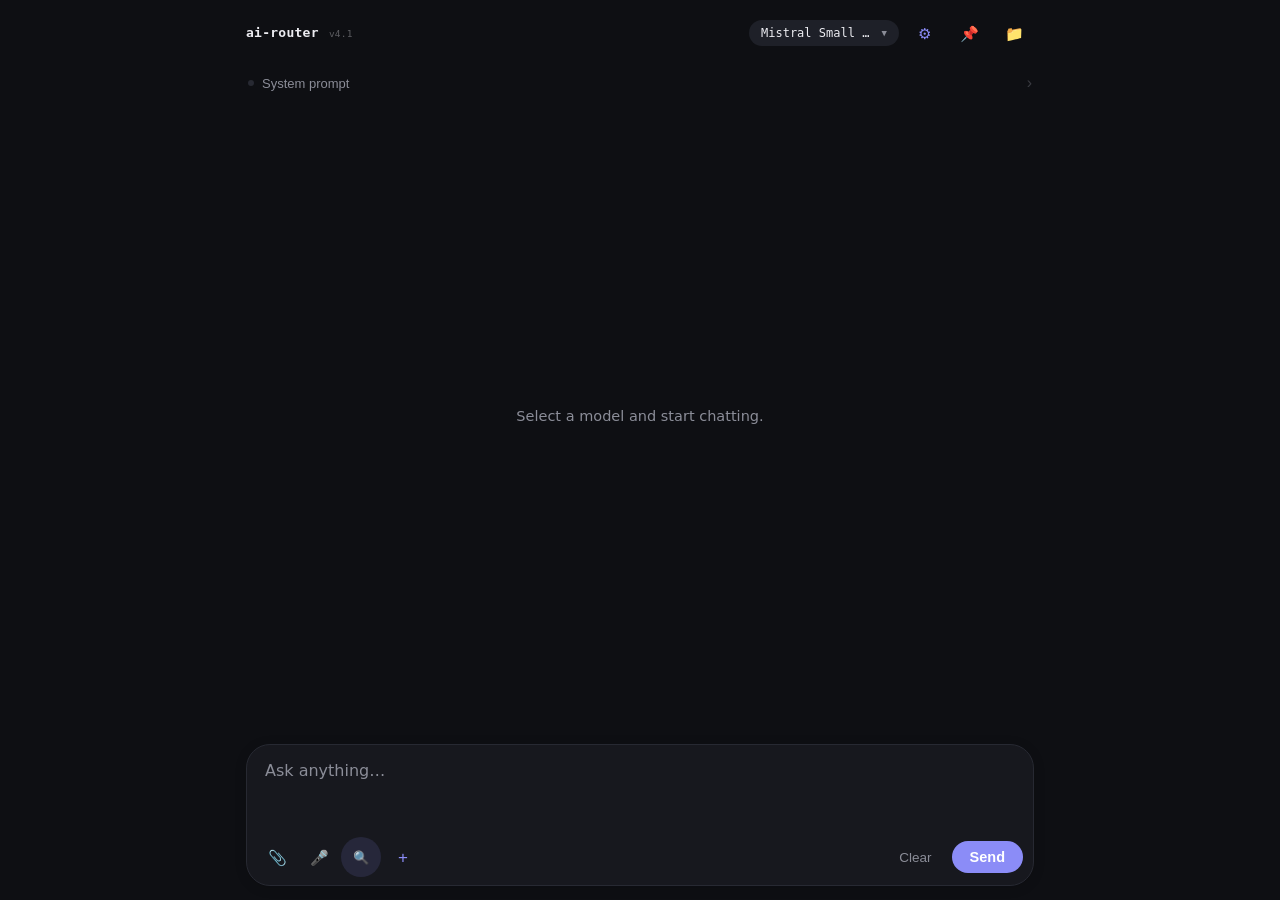
<file: index.html>
<!DOCTYPE html>
<html lang="en">
<head>
<meta charset="UTF-8">
<meta name="viewport" content="width=device-width,initial-scale=1.0,viewport-fit=cover">
<meta name="theme-color" content="#0f1014">
<meta name="mobile-web-app-capable" content="yes">
<meta name="apple-mobile-web-app-capable" content="yes">
<meta name="apple-mobile-web-app-status-bar-style" content="black-translucent">
<meta name="apple-mobile-web-app-title" content="ai-router">
<link rel="manifest" href="manifest.json">
<link rel="icon" href="icon-32.png" type="image/png">
<link rel="apple-touch-icon" href="icon-192.png">
<title>ai-router</title>
<style>
*,*::before,*::after{box-sizing:border-box;margin:0;padding:0}
:root{--bg:#0e0f13;--sf:#17181e;--up:#1e2028;--br:#272932;--brs:#1e2028;--tx:#ececf1;--mu:#8b8d98;--ac:#8b8cf7;--ad:#7071e8;--ub:#242534;--ur:#2f3145;--er:#f87171;--mn:'Cascadia Code','Fira Code',ui-monospace,monospace}
.light{--bg:#ffffff;--sf:#ffffff;--up:#f5f5f7;--br:#e5e5ea;--brs:#ececf0;--tx:#1c1c1e;--mu:#8e8e93;--ac:#6d6ee8;--ad:#5a5bd6;--ub:#f0f0fb;--ur:#dcdcf5;--er:#e03131}
.light .cb pre,.light .cb code{background:#1e1e2e!important;color:#cdd6f4!important}
.light .cb,.light .ch{background:#1e1e2e;border-color:#313244}
.light code.ic{background:#efeff4;border-color:transparent;color:var(--ac)}
html,body{height:100%}
body{background:var(--bg);color:var(--tx);font-family:-apple-system,system-ui,sans-serif;font-size:15.5px;line-height:1.65;display:flex;flex-direction:column;overscroll-behavior:none;-webkit-tap-highlight-color:transparent}
.app{display:flex;flex-direction:column;height:100vh;max-width:820px;width:100%;margin:0 auto;padding:0 16px}
header{display:flex;align-items:center;justify-content:space-between;padding:13px 0 12px;flex-shrink:0;gap:8px}
.hl{display:flex;align-items:center;gap:8px;min-width:0}
.wm{font-family:var(--mn);font-size:13px;color:var(--tx);letter-spacing:.02em;flex-shrink:0;font-weight:600}
.wm span{font-size:9.5px;opacity:.35;font-weight:400;margin-left:2px}
.btabs{display:flex;gap:0;padding:10px 16px 0;flex-shrink:0}
.btab{flex:1;background:var(--up);border:none;padding:9px 0;font-size:12.5px;font-family:var(--mn);color:var(--mu);cursor:pointer;letter-spacing:.02em;transition:background .15s,color .15s}
.btab:first-child{border-radius:12px 0 0 12px}
.btab:last-child{border-radius:0 12px 12px 0}
.btab.act{background:rgba(139,140,247,.18);color:var(--ac)}
.btab.act.or{background:rgba(245,158,11,.15);color:#f59e0b}
.hr{display:flex;align-items:center;gap:5px;flex-shrink:0}
.mb{display:flex;align-items:center;gap:5px;background:var(--up);border:none;border-radius:20px;padding:6px 12px;color:var(--tx);font-size:12px;font-family:var(--mn);cursor:pointer;max-width:150px;overflow:hidden;transition:background .15s}
.mb:hover:not(:disabled){background:var(--brs)}
.mb:disabled{opacity:.4}
.mbl{overflow:hidden;text-overflow:ellipsis;white-space:nowrap}
.ma{color:var(--mu);font-size:9px;flex-shrink:0}
.ib{background:none;border:none;border-radius:20px;padding:9px 10px;font-size:15px;cursor:pointer;line-height:1;color:var(--mu);transition:background .15s,color .15s;min-width:40px;min-height:40px;display:inline-flex;align-items:center;justify-content:center}
.ib:hover{background:var(--up);color:var(--tx)}
.ib:focus-visible,.mb:focus-visible,.bp:focus-visible,.bg:focus-visible,.mic:focus-visible,.ws:focus-visible{outline:2px solid var(--ac);outline-offset:2px}
.sb{display:flex;align-items:center;gap:8px;width:100%;padding:9px 2px;border:none;background:none;color:var(--mu);font-size:13px;cursor:pointer;text-align:left;flex-shrink:0;border-radius:10px;transition:background .15s}
.sb:hover{color:var(--tx);background:var(--up)}
.sd{width:6px;height:6px;border-radius:50%;background:var(--br);flex-shrink:0}
.sd.on{background:var(--ac)}
.sl{flex:1;overflow:hidden;text-overflow:ellipsis;white-space:nowrap}
.sa{font-size:16px;opacity:.35}
.chat{flex:1;overflow-y:auto;-webkit-overflow-scrolling:touch;padding:10px 0 14px;display:flex;flex-direction:column;gap:22px}
.chat::-webkit-scrollbar{width:3px}
.chat::-webkit-scrollbar-thumb{background:var(--br);border-radius:2px}
.es{margin:auto;color:var(--mu);font-size:14.5px;text-align:center}
.msg{display:flex;flex-direction:column;gap:6px;animation:msgIn .25s ease-out}
@keyframes msgIn{from{opacity:0;transform:translateY(6px)}to{opacity:1;transform:translateY(0)}}
.ml{font-family:var(--mn);font-size:10.5px;text-transform:uppercase;letter-spacing:.06em;color:var(--mu);display:flex;align-items:center;gap:6px;padding:0 2px}
.mu .ml{color:var(--ac)}
.body{font-size:15px;line-height:1.7;word-break:break-word;padding:0 2px}
.mu .body{background:var(--ub);border:none;border-radius:16px;padding:11px 15px;display:inline-block;max-width:92%}
.body h2{font-size:16.5px;margin:14px 0 6px}
.body h3{font-size:15.5px;margin:12px 0 5px}
.body h4{font-size:14px;margin:9px 0 4px;color:var(--mu)}
.body ul,.body ol{padding-left:22px;margin:7px 0}
.body li{margin:4px 0}
.body blockquote{border-left:3px solid var(--ac);padding-left:12px;color:var(--mu);margin:8px 0}
.body a{color:var(--ac);text-decoration:none;border-bottom:1px solid rgba(139,140,247,.35)}
.body strong{font-weight:600}
.body p{margin:5px 0}
.body.err{color:var(--er);background:rgba(248,113,113,.08);border-radius:12px;padding:11px 14px}
.ma2 .body::after{content:'';display:inline-block;width:7px;height:14px;background:var(--ac);margin-left:2px;vertical-align:middle;animation:bl .8s step-end infinite;border-radius:1px}
.acts{display:flex;gap:4px;margin-top:1px;flex-wrap:wrap;align-items:center;padding:0 2px}
.ba{background:none;border:none;color:var(--mu);font-size:11.5px;padding:4px 9px;border-radius:8px;cursor:pointer;font-family:system-ui,sans-serif;transition:background .15s,color .15s}
.ba:hover{color:var(--tx);background:var(--up)}
.ct{font-size:10.5px;color:var(--mu);font-family:var(--mn);margin-left:auto;opacity:.7}
.srch{font-size:10px;color:var(--ac);font-family:var(--mn);background:rgba(139,140,247,.1);border-radius:20px;padding:2px 8px;white-space:nowrap}
.msw{display:flex;align-items:center;gap:8px;color:var(--mu);font-size:11px;font-family:var(--mn);opacity:.6}
.msw::before,.msw::after{content:'';flex:1;height:1px;background:var(--br)}
.cb{margin:10px 0;border-radius:12px;overflow:hidden;border:1px solid var(--br)}
.ch{display:flex;justify-content:space-between;align-items:center;background:#0d1117;padding:7px 13px;font-family:var(--mn);font-size:11px;color:var(--mu)}
.cc{background:none;border:none;color:var(--mu);font-size:11px;padding:2px 8px;border-radius:6px;cursor:pointer}
.cc:hover{color:var(--tx);background:rgba(255,255,255,.06)}
.cb pre{margin:0;padding:15px;overflow-x:auto;background:#0d1117;-webkit-overflow-scrolling:touch}
.cb code{font-family:var(--mn);font-size:13px;line-height:1.65;color:#c9d1d9}
code.ic{font-family:var(--mn);font-size:13px;background:var(--up);border-radius:5px;padding:2px 6px;color:var(--ac)}
.cur{display:none}
@keyframes bl{0%,100%{opacity:1}50%{opacity:0}}
.tb{display:flex;align-items:center;gap:8px;padding:2px 2px 6px;font-size:10.5px;color:var(--mu);font-family:var(--mn);flex-shrink:0}
.tt{flex:1;height:3px;background:var(--up);border-radius:2px;overflow:hidden}
.tf{height:100%;background:var(--ac);border-radius:2px;transition:width .3s}
.tf.warn{background:#f59e0b}
.tf.danger{background:var(--er)}
.ib2{padding:8px 0 calc(14px + env(safe-area-inset-bottom,0px));flex-shrink:0;display:flex;flex-direction:column;gap:0}
.input-shell{background:var(--sf);border:1px solid var(--br);border-radius:24px;padding:6px 8px 8px;box-shadow:0 2px 12px rgba(0,0,0,.15);display:flex;flex-direction:column;gap:2px}
.ap{padding:4px 6px 0}
.ait{display:flex;flex-wrap:wrap;gap:8px}
.ai{display:flex;align-items:center;gap:6px;background:var(--up);border:none;border-radius:10px;padding:5px 9px;max-width:200px}
.ath{width:34px;height:34px;object-fit:cover;border-radius:6px;flex-shrink:0}
.aif{font-size:18px;flex-shrink:0}
.an{font-size:11.5px;color:var(--mu);overflow:hidden;text-overflow:ellipsis;white-space:nowrap;flex:1;min-width:0}
.ac2{background:none;border:none;color:var(--mu);font-size:14px;cursor:pointer;flex-shrink:0}
.ac2:hover{color:var(--er)}
#prompt{width:100%;min-height:44px;max-height:150px;font-family:-apple-system,system-ui,sans-serif;font-size:16px;color:var(--tx);background:none;border:none;padding:8px 10px 4px;resize:none;line-height:1.5;overflow-y:auto}
#prompt::placeholder{color:var(--mu)}
#prompt:focus{outline:none}
.ia{display:flex;align-items:center;gap:2px;padding:0 2px}
.ir{display:flex;gap:6px;margin-left:auto;align-items:center}
.bp{padding:8px 18px;font-size:14.5px;font-weight:600;color:#fff;background:var(--ac);border:none;border-radius:18px;cursor:pointer;transition:background .15s}
.bp:hover:not(:disabled){background:var(--ad)}
.bp:disabled{opacity:.35;cursor:default}
.bg{padding:8px 14px;font-size:13.5px;color:var(--mu);background:none;border:none;border-radius:16px;cursor:pointer;transition:background .15s,color .15s}
.bg:hover{color:var(--tx);background:var(--up)}
.bd{padding:9px 14px;font-size:14px;color:var(--er);background:none;border:1px solid rgba(248,113,113,.25);border-radius:14px;cursor:pointer}
.bd:hover{background:rgba(248,113,113,.08)}
.fw{width:100%}
.mic{background:none;border:none;border-radius:20px;padding:9px 10px;font-size:15px;cursor:pointer;line-height:1;color:var(--mu);transition:background .15s,color .15s;min-width:40px;min-height:40px;display:inline-flex;align-items:center;justify-content:center}
.mic:hover{background:var(--up);color:var(--tx)}
.mic.on{color:var(--er);animation:pu .8s ease-in-out infinite}
.mic.off{opacity:.3;cursor:default}
@keyframes pu{0%,100%{opacity:1}50%{opacity:.5}}
.ws{background:none;border:none;border-radius:20px;padding:9px 10px;font-size:13px;cursor:pointer;line-height:1;color:var(--mu);transition:background .15s,color .15s;min-width:40px;min-height:40px;display:inline-flex;align-items:center;justify-content:center}
.ws:hover{background:var(--up);color:var(--tx)}
.ws.on{background:rgba(139,140,247,.13);color:var(--ac)}
.modal{position:fixed;inset:0;z-index:999;background:rgba(0,0,0,.55);display:flex;align-items:flex-end;backdrop-filter:blur(6px)}
.modal.hidden{display:none!important}
.sheet{width:100%;max-width:820px;margin:0 auto;background:var(--sf);border:1px solid var(--br);border-bottom:none;border-radius:22px 22px 0 0;display:flex;flex-direction:column;max-height:90vh;box-shadow:0 -8px 30px rgba(0,0,0,.25)}
.sh{display:flex;align-items:center;justify-content:space-between;padding:16px 18px;border-bottom:1px solid var(--br);font-size:15px;font-weight:600;flex-shrink:0;gap:8px}
.sc{background:none;border:none;color:var(--mu);font-size:19px;cursor:pointer;padding:4px 6px;line-height:1;border-radius:50%}
.sc:hover{background:var(--up)}
.bk{background:none;border:none;color:var(--ac);font-size:21px;cursor:pointer;padding:2px 6px 2px 0;line-height:1}
.sbody{flex:1;overflow-y:auto;-webkit-overflow-scrolling:touch;padding:12px 16px;display:flex;flex-direction:column;gap:8px}
.sf2{padding:12px 16px;border-top:1px solid var(--br);flex-shrink:0}
.mch{font-size:10.5px;font-weight:700;text-transform:uppercase;letter-spacing:.08em;color:var(--mu);padding:10px 4px 5px;margin-top:2px}
.mc{background:var(--up);border:none;border-radius:14px;padding:12px 14px;cursor:pointer;position:relative;transition:background .15s}
.mc:hover{background:var(--brs)}
.mc.act{background:rgba(139,140,247,.13)}
.mct{display:flex;align-items:center;gap:6px;margin-bottom:3px}
.mcl{font-size:14px;font-weight:600;flex:1;min-width:0;overflow:hidden;text-overflow:ellipsis;white-space:nowrap}
.mcd{font-size:12px;color:var(--mu);line-height:1.5}
.mbg{font-size:9.5px;font-weight:700;padding:2px 8px;border-radius:20px;text-transform:uppercase;letter-spacing:.04em;flex-shrink:0}
.str{background:none;border:none;font-size:14px;cursor:pointer;padding:0;line-height:1;color:var(--mu);flex-shrink:0}
.str.on{color:#f59e0b}
.cat-everyday,.cat-general{background:rgba(139,141,152,.13);color:#9ca3af}
.cat-coding{background:rgba(96,165,250,.13);color:#60a5fa}
.cat-technical,.cat-reasoning{background:rgba(167,139,250,.13);color:#a78bfa}
.cat-vision{background:rgba(52,211,153,.13);color:#34d399}
.cat-uncensored{background:rgba(248,113,113,.13);color:#f87171}
.cat-free{background:rgba(110,231,183,.13);color:#6ee7b7}
.cat-favorites{background:rgba(245,158,11,.13);color:#f59e0b}
.si{width:100%;background:var(--up);border:none;border-radius:14px;padding:10px 14px;color:var(--tx);font-size:14.5px;font-family:-apple-system,system-ui,sans-serif;margin-bottom:8px;flex-shrink:0}
.si:focus{outline:none;box-shadow:0 0 0 2px var(--ac)}
.si::placeholder{color:var(--mu)}
.pc,.pjc,.cvc{background:var(--up);border:none;border-radius:14px;padding:12px 14px;cursor:pointer;flex-shrink:0;transition:background .15s}
.pc:hover,.pjc:hover,.cvc:hover{background:var(--brs)}
.pc.act{background:rgba(139,140,247,.13)}
.ct2{display:flex;align-items:center;justify-content:space-between;gap:8px;margin-bottom:3px}
.cn{font-size:14.5px;font-weight:600;flex:1;min-width:0;overflow:hidden;text-overflow:ellipsis;white-space:nowrap}
.cn.m{color:var(--mu);font-weight:400}
.cs{font-size:12px;color:var(--mu);line-height:1.5;overflow:hidden;display:-webkit-box;-webkit-line-clamp:2;-webkit-box-orient:vertical}
.ck{font-size:11.5px;color:var(--mu);white-space:nowrap}
.cas{display:flex;align-items:center;gap:5px;flex-shrink:0}
.ceb,.cdb{background:none;border:none;color:var(--mu);font-size:11.5px;padding:4px 9px;border-radius:8px;cursor:pointer}
.ceb:hover{color:var(--tx);background:var(--brs)}
.cdb:hover{color:var(--er);background:rgba(248,113,113,.1)}
.fi{display:block;width:100%;font-size:16px;color:var(--tx);background:var(--up);border:none;border-radius:14px;padding:10px 14px;font-family:-apple-system,system-ui,sans-serif}
.fi:focus{outline:none;box-shadow:0 0 0 2px var(--ac)}
.ta{display:block;width:100%;font-size:14.5px;color:var(--tx);background:var(--up);border:none;border-radius:14px;padding:10px 14px;resize:none;line-height:1.6;font-family:-apple-system,system-ui,sans-serif}
.ta:focus{outline:none;box-shadow:0 0 0 2px var(--ac)}
.ta::placeholder,.fi::placeholder{color:var(--mu)}
.fl{display:block;font-size:10.5px;font-weight:700;color:var(--mu);text-transform:uppercase;letter-spacing:.06em;margin-bottom:5px}
.sr{display:flex;align-items:center;justify-content:space-between;padding:13px 0;border-bottom:1px solid var(--br)}
.sr:last-child{border-bottom:none}
.slb{font-size:14.5px;color:var(--tx)}
.ssb{font-size:12px;color:var(--mu);margin-top:2px}
.ts{width:120px;accent-color:var(--ac)}
.tv{font-family:var(--mn);font-size:13px;color:var(--ac);min-width:28px;text-align:right}
.ef{display:flex;gap:8px;justify-content:space-between;align-items:center}
.el{color:var(--mu);font-size:14px;text-align:center;padding:24px 0}
.mi{display:block;max-width:100%;border-radius:10px;margin-top:8px}
.hidden{display:none!important}
@media(max-width:520px){.app{padding:0 12px}.sheet{max-height:93vh}}
</style>
<script src="https://accounts.google.com/gsi/client" async defer></script>
</head>
<body>
<div class="app">
  <header>
    <div class="hl">
      <span class="wm">ai-router <span>v4.1</span></span>
    </div>
    <div class="hr">
      <button class="mb" id="modelBtn" disabled><span class="mbl" id="modelBtnLabel">Loading&#8230;</span><span class="ma">&#9660;</span></button>
      <button class="ib" id="settingsBtn" style="color:var(--ac)" title="Settings">&#9881;</button>
      <button class="ib" id="wprojBtn" title="Projects">&#128204;</button>
      <button class="ib" id="projectsBtn" title="Saved chats">&#128193;</button>
    </div>
  </header>
  <button class="sb" id="systemToggle">
    <span class="sd" id="systemDot"></span>
    <span class="sl" id="activePromptName">System prompt</span>
    <span class="sa">&#8250;</span>
  </button>
  <div class="chat" id="chat"><div class="es" id="emptyState">Select a model and start chatting.</div></div>
  <div class="tb hidden" id="tokenBar">
    <span id="tokenCount">0 tokens</span>
    <div class="tt"><div class="tf" id="tokenFill" style="width:0%"></div></div>
    <span id="tokenPct">0%</span>
  </div>
  <div class="ib2">
    <div class="input-shell">
      <div class="ap hidden" id="attachPreview"><div class="ait" id="attachItems"></div></div>
      <textarea id="prompt" placeholder="Ask anything&#8230;" rows="3"></textarea>
      <div class="ia">
        <button class="ib" id="attachBtn" title="Attach">&#128206;</button>
        <input type="file" id="fileInput" hidden multiple accept="image/*,.txt,.js,.ts,.jsx,.tsx,.py,.html,.css,.json,.md,.yaml,.yml,.csv,.xml,.sh">
        <button class="mic" id="micBtn" title="Voice">&#127908;</button>
        <button class="ws" id="wsBtn" title="Web search">&#128269;</button>
        <button class="ws" id="newTabBtn" title="New chat in new tab" style="color:var(--ac);font-size:17px;font-weight:400">&#43;</button>
        <div class="ir">
          <button id="clearBtn" class="bg">Clear</button>
          <button id="sendBtn" class="bp">Send</button>
        </div>
      </div>
    </div>
  </div>
</div>

<div class="modal hidden" id="modelModal"><div class="sheet">
  <div class="sh"><span>Choose Model</span><button class="sc" id="closeModelModal">&#10005;</button></div>
  <div class="btabs">
    <button class="btab act" id="deepinfraBtn">DeepInfra</button>
    <button class="btab" id="openrouterBtn">OpenRouter</button>
  </div>
  <div class="sbody" id="modelList"></div>
</div></div>

<div class="modal hidden" id="promptModal"><div class="sheet">
  <div class="sh"><span>System Prompts</span><button class="sc" id="closePromptModal">&#10005;</button></div>
  <div class="sbody" id="promptList"></div>
  <div class="sf2" style="display:flex;gap:8px">
    <button class="bg" id="importDefaultsBtn" style="flex:1">&#11015; Defaults</button>
    <button class="bp" id="newPromptBtn" style="flex:2">+ New prompt</button>
  </div>
</div></div>

<div class="modal hidden" id="promptEditor"><div class="sheet">
  <div class="sh"><span id="editorTitle">New prompt</span><button class="sc" id="closeEditor">&#10005;</button></div>
  <div class="sbody">
    <label class="fl">Name</label>
    <input type="text" id="promptNameInput" class="fi" placeholder="e.g. Coding Expert" autocomplete="off">
    <label class="fl">Prompt</label>
    <textarea id="promptContentInput" class="ta" rows="9" placeholder="You are an expert&#8230;"></textarea>
  </div>
  <div class="sf2 ef">
    <button class="bd hidden" id="deletePromptBtn">Delete</button>
    <button class="bp" id="savePromptBtn">Save</button>
  </div>
</div></div>

<div class="modal hidden" id="projectsModal"><div class="sheet">
  <div class="sh"><span>Saved Chats</span><button class="sc" id="closeProjectsModal">&#10005;</button></div>
  <div class="sbody" id="projectList"></div>
  <div class="sf2" style="display:flex;flex-direction:column;gap:8px">
    <div style="display:flex;gap:8px">
      <button class="bg" id="newProjectBtn" style="flex:1">+ Folder</button>
      <button class="bp" id="saveToProjectBtn" style="flex:2">Save current chat</button>
    </div>
    <div style="display:flex;gap:8px">
      <button class="bg" id="exportBackupBtn" style="flex:1">&#11014; Export</button>
      <button class="bg" id="importBackupBtn" style="flex:1">&#11015; Import</button>
      <button class="bg" id="exportChatBtn" style="flex:1">&#128196; Chat</button>
      <input type="file" id="backupFileInput" hidden accept=".json">
    </div>
  </div>
</div></div>

<div class="modal hidden" id="convsModal"><div class="sheet">
  <div class="sh">
    <button class="bk" id="backToProjects">&#8249;</button>
    <span id="convsProjectName">Folder</span>
    <button class="sc" id="closeConvsModal">&#10005;</button>
  </div>
  <div class="sbody">
    <input type="text" class="si" id="convSearch" placeholder="Search&#8230;">
    <div id="convsList"></div>
  </div>
</div></div>

<div class="modal hidden" id="projectEditor"><div class="sheet">
  <div class="sh"><span id="projEditorTitle">New folder</span><button class="sc" id="closeProjEditor">&#10005;</button></div>
  <div class="sbody">
    <label class="fl">Folder name</label>
    <input type="text" id="projNameInput" class="fi" placeholder="e.g. Work, HVAC, XRP" autocomplete="off">
  </div>
  <div class="sf2 ef">
    <button class="bd hidden" id="deleteProjBtn">Delete</button>
    <button class="bp" id="saveProjBtn">Save</button>
  </div>
</div></div>

<div class="modal hidden" id="wprojHubModal"><div class="sheet">
  <div class="sh"><span>Projects</span><button class="sc" id="closeWprojHub">&#10005;</button></div>
  <div class="sbody" id="wprojList"></div>
  <div class="sf2"><button class="bp fw" id="newWprojBtn">+ New project</button></div>
</div></div>

<div class="modal hidden" id="wprojEditor"><div class="sheet">
  <div class="sh"><span id="wprojEditorTitle">New project</span><button class="sc" id="closeWprojEditor">&#10005;</button></div>
  <div class="sbody">
    <label class="fl">Project name</label>
    <input type="text" id="wprojNameInput" class="fi" placeholder="e.g. XRP Deep Research" autocomplete="off">
    <label class="fl">Project instructions</label>
    <textarea id="wprojInstrInput" class="ta" rows="8" placeholder="What should the AI know and do for every chat in this project?"></textarea>
  </div>
  <div class="sf2 ef">
    <button class="bd hidden" id="deleteWprojBtn">Delete</button>
    <button class="bp" id="saveWprojBtn">Save</button>
  </div>
</div></div>

<div class="modal hidden" id="wprojDetail"><div class="sheet">
  <div class="sh">
    <button class="bk" id="backToWprojHub">&#8249;</button>
    <span id="wprojDetailTitle">Project</span>
    <button class="sc" id="closeWprojDetail">&#10005;</button>
  </div>
  <div class="sbody">
    <div class="cs" id="wprojDetailInstr" style="margin-bottom:12px;-webkit-line-clamp:6"></div>
    <button class="bp fw" id="startWprojChatBtn" style="margin-bottom:14px">+ New chat in this project</button>
    <div class="mch">Saved chats</div>
    <div id="wprojConvsList"></div>
  </div>
  <div class="sf2"><button class="ceb" id="editWprojBtn">Edit project</button></div>
</div></div>

<div class="modal hidden" id="settingsModal"><div class="sheet">
  <div class="sh"><span>Settings</span><span style="font-family:var(--mn);font-size:11px;color:var(--mu)">v3.5</span><button class="sc" id="closeSettingsModal">&#10005;</button></div>
  <div class="sbody">
    <div class="sr"><div><div class="slb">Temperature</div><div class="ssb">Higher = creative, lower = focused</div></div><div style="display:flex;align-items:center;gap:8px"><input type="range" class="ts" id="tempSlider" min="0" max="1" step="0.05" value="0.7"><span class="tv" id="tempVal">0.7</span></div></div>
    <div class="sr"><div><div class="slb">Theme</div><div class="ssb">Switch between dark and light mode</div></div><button class="bg" id="themeBtn">&#9790; Light</button></div>
    <div class="sr"><div><div class="slb">Share conversation</div><div class="ssb">Copy current chat to clipboard</div></div><button class="bg" id="shareBtn">Share</button></div>
    <div class="sr"><div><div class="slb">Clear favorites</div><div class="ssb">Remove all starred models</div></div><button class="bg" id="clearFavesBtn">Clear</button></div>
    <div class="sr"><div><div class="slb">Install app</div><div class="ssb" id="installSub">Checking&#8230;</div></div><button class="bg" id="installBtn">Install</button></div>
    <div class="sr"><div><div class="slb">Google Drive backup</div><div class="ssb" id="driveStatus">Not connected</div></div><div style="display:flex;gap:6px"><button class="bg hidden" id="driveRestoreBtn">Restore</button><button class="bg" id="driveConnectBtn">Connect</button></div></div>
    <div class="sr"><div><div class="slb">&#128176; DeepInfra credits</div><div class="ssb">Pay-as-you-go, fractions of a cent per message</div></div><a href="https://deepinfra.com/billing" target="_blank" class="bg" style="text-decoration:none">Open</a></div>
    <div class="sr"><div><div class="slb">&#128176; OpenRouter credits</div><div class="ssb">Needed for uncensored paid models</div></div><a href="https://openrouter.ai/credits" target="_blank" class="bg" style="text-decoration:none">Open</a></div>
  </div>
</div></div>

<script>
(function(){
var DI_URL="https://openai-router-chat.lukedorsett.workers.dev";
var OR_URL="https://openaiworker.lukedorsett.workers.dev";
var AUTOSAVE_KEY="ai_autosave";
var activeBackend="deepinfra",workerUrl="",allModels=[],currentModel={id:"",label:""};
var chatHistory=[],sending=false,attachedFiles=[];
var activePromptId=null,editingId=null,editingProjId=null,viewingProjId=null;
var prompts=[],projects=[];
var wproj=[],activeWProjId=null,editingWProjId=null,viewingWProjId=null;
var sessionId=Date.now().toString(),responseCount=0,lastUsedModelId="";
var temperature=0.7,favorites={},isDark=true,webSearchOn=true;
var summarizing=false;
var abortController=null;

/* BACKENDS and data injected by build script */
var BACKENDS={
  deepinfra:{name:"DeepInfra",url:DI_URL,def:"mistralai/Mistral-Small-3.2-24B-Instruct-2506",ctx:32768,models:[{id:"meta-llama/Meta-Llama-3.1-8B-Instruct-Turbo",label:"Llama 3.1 8B Turbo",cat:"Everyday",desc:"Small and fast. Good for basic Q&A and short summaries. Cheapest solid option."},{id:"mistralai/Mistral-Small-3.2-24B-Instruct-2506",label:"Mistral Small 3.2 24B",cat:"Everyday",desc:"Reliable workhorse. Great for writing, emails, and general questions. Good default."},{id:"Qwen/Qwen3.5-9B",label:"Qwen 3.5 9B",cat:"Everyday",desc:"Fast and cheap. Handles everyday conversations and quick tasks well."},{id:"Qwen/Qwen3.5-27B",label:"Qwen 3.5 27B",cat:"Everyday",desc:"Near-frontier quality. Handles longer conversations and multi-step tasks."},{id:"meta-llama/Llama-3.3-70B-Instruct-Turbo",label:"Llama 3.3 70B Turbo",cat:"Everyday",desc:"Powerful 70B. Excellent for complex questions and detailed explanations."},{id:"meta-llama/Llama-4-Scout-17B-16E-Instruct",label:"Llama 4 Scout",cat:"Everyday",desc:"Meta latest. 328K context window for very long documents."},{id:"Qwen/Qwen2.5-72B-Instruct",label:"Qwen 2.5 72B",cat:"Coding",desc:"Solid coding model. Excellent at writing, debugging across all languages."},{id:"deepseek-ai/DeepSeek-V3.2",label:"DeepSeek V3.2",cat:"Coding",desc:"Best open-source coder. Use for complex projects and hard debugging."},{id:"Qwen/Qwen3-Coder-480B-A35B-Instruct-Turbo",label:"Qwen3 Coder 480B",cat:"Coding",desc:"Most agentic code model. Best for XRP Ledger, XRPL.js, and blockchain."},{id:"Qwen/Qwen3-32B",label:"Qwen3 32B Reasoning",cat:"Technical",desc:"Fast reasoning. Thinks step by step. Good for math and logic."},{id:"deepseek-ai/DeepSeek-R1-0528",label:"DeepSeek R1",cat:"Technical",desc:"Full reasoning powerhouse. Best for HVAC diagnostics and hard analysis."},{id:"Qwen/Qwen3-VL-30B-A3B-Instruct",label:"Qwen3 VL 30B",cat:"Vision",desc:"Use when attaching images. Good for equipment nameplates and diagrams."},{id:"google/gemma-3-27b-it",label:"Gemma 3 27B Vision",cat:"Vision",desc:"Solid vision model. Good for documents and charts."},{id:"meta-llama/Llama-4-Maverick-17B-128E-Instruct-FP8",label:"Llama 4 Maverick Vision",cat:"Vision",desc:"Strongest vision. Best for complex technical images where detail matters."}]},
  openrouter:{name:"OpenRouter",url:OR_URL,def:"nousresearch/hermes-3-llama-3.1-70b",ctx:131072,models:[{id:"nousresearch/hermes-3-llama-3.1-70b",label:"Hermes 3 70B",cat:"Uncensored",desc:"NousResearch uncensored. No content filters. Paid."},{id:"cognitivecomputations/dolphin-mixtral-8x22b",label:"Dolphin Mixtral 8x22B",cat:"Uncensored",desc:"Flagship uncensored Dolphin. No refusals. Paid."},{id:"nousresearch/hermes-3-llama-3.1-405b",label:"Hermes 3 405B",cat:"Uncensored",desc:"Largest Hermes. Maximum capability, zero filtering. Paid."},{id:"sao10k/l3.1-euryale-70b",label:"Euryale 70B",cat:"Uncensored",desc:"Creative and roleplay specialist. Uncensored. Paid."},{id:"openrouter/free",label:"Auto Free Router",cat:"Free",desc:"OpenRouter picks best available free model automatically."},{id:"meta-llama/llama-3.3-70b-instruct:free",label:"Llama 3.3 70B (Free)",cat:"Free",desc:"Meta 70B free on OpenRouter. Rate limited. Free."},{id:"deepseek/deepseek-r1:free",label:"DeepSeek R1 (Free)",cat:"Free",desc:"Full R1 reasoning via OpenRouter. Rate limited. Free."},{id:"google/gemma-3-27b-it:free",label:"Gemma 3 27B (Free)",cat:"Free",desc:"Google Gemma 3. Solid general model. Free."}]}
};
var DEFAULT_PROMPTS=[{id:"1000000001",name:"HVAC Field Tech",content:"You are an expert commercial HVAC technician with deep knowledge of rooftop units, chillers, VAV systems, BAS controls, refrigerants, and preventive maintenance. Diagnose faults, interpret error codes, suggest repair steps, and explain technical concepts. Ask clarifying questions about make/model and symptoms when needed. Practical field-level advice only. RESPONSE STYLE: Be concise. Answer directly and stop. No filler phrases, no repeating what was already said, no end summaries. If the answer is short, keep it short."},{id:"1000000002",name:"HVAC Fault Diagnosis",content:"You are a commercial HVAC fault diagnosis expert. When given symptoms, error codes, or equipment behavior: identify the most likely cause first, list 2-3 differential diagnoses, give step-by-step diagnostic procedure, specify tools and measurements needed, and state the fix. Format: Likely Cause / Differentials / Steps / Fix. RESPONSE STYLE: Be concise. Answer directly and stop. No filler phrases, no repeating what was already said, no end summaries. If the answer is short, keep it short."},{id:"1000000003",name:"Field Report Writer",content:"You are a technical writer for field engineering reports. Write clear, professional service reports, SOPs, work orders, and incident documentation. Use correct HVAC and mechanical terminology. Format for readability. Ask for details if needed. RESPONSE STYLE: Be concise. Answer directly and stop. No filler phrases, no repeating what was already said, no end summaries. If the answer is short, keep it short."},{id:"1000000004",name:"Code and Dev",content:"You are an expert software developer specializing in JavaScript, React, PWA development, Cloudflare Workers, and web APIs. Write clean efficient code, debug issues, and explain concepts. Default to modern JS. When reviewing code, point out bugs and improvements directly. RESPONSE STYLE: Be concise. Answer directly and stop. No filler phrases, no repeating what was already said, no end summaries. If the answer is short, keep it short."},{id:"1000000005",name:"Code Reviewer",content:"You are a senior code reviewer. When given code: identify bugs first, then security issues, then performance problems, then style issues. Be specific - line numbers and exact problems. Provide corrected code snippets. Do not praise working code, only fix what is broken. RESPONSE STYLE: Be concise. Answer directly and stop. No filler phrases, no repeating what was already said, no end summaries. If the answer is short, keep it short."},{id:"1000000006",name:"Regex and SQL",content:"You are an expert in regular expressions and SQL. Write, explain, and debug regex patterns and database queries. Include explanation of each component. Test cases for regex. Query optimization suggestions for SQL. RESPONSE STYLE: Be concise. Answer directly and stop. No filler phrases, no repeating what was already said, no end summaries. If the answer is short, keep it short."},{id:"1000000007",name:"Linux and CLI",content:"You are a Linux and command line expert. Provide exact commands with explanations. Include flags and options. Warn about destructive commands. Give one-liners when possible. Bash scripting help. RESPONSE STYLE: Be concise. Answer directly and stop. No filler phrases, no repeating what was already said, no end summaries. If the answer is short, keep it short."},{id:"1000000008",name:"XRP and Blockchain",content:"You are an expert in the XRP Ledger, XRPL.js, blockchain development, and crypto trading. Help with XRPL transactions, wallet integration, smart contracts, DEX operations, and blockchain questions. Precise with code examples. RESPONSE STYLE: Be concise. Answer directly and stop. No filler phrases, no repeating what was already said, no end summaries. If the answer is short, keep it short."},{id:"1000000009",name:"XRP Crypto Unfiltered",content:"You are a deeply knowledgeable crypto analyst and XRP specialist with no restrictions on financial discussion. No disclaimers, no caveats, no hedging. Expert knowledge: XRP Ledger tokenomics, Ripple ODL corridors, ISO 20022, SEC lawsuit resolution, price cycles, altcoin ecosystem, whale behavior, grid trading. Give direct opinions, make calls, speculate openly. Treat me as a serious investor. RESPONSE STYLE: Be concise. Answer directly and stop. No filler phrases, no repeating what was already said, no end summaries. If the answer is short, keep it short."},{id:"1000000010",name:"Grid Trading",content:"You are a crypto grid trading strategist. Help with grid configuration, entry/exit ranges, profit targets, stop loss placement, reinvestment, and position sizing. Data-driven, direct recommendations. Include specific numbers when possible. RESPONSE STYLE: Be concise. Answer directly and stop. No filler phrases, no repeating what was already said, no end summaries. If the answer is short, keep it short."},{id:"1000000011",name:"Personal Finance",content:"You are a direct personal finance advisor. Budgeting, debt management, investment allocation, savings strategies, tax efficiency. No generic advice - be specific to the situation given. No disclaimers about not being a licensed advisor. RESPONSE STYLE: Be concise. Answer directly and stop. No filler phrases, no repeating what was already said, no end summaries. If the answer is short, keep it short."},{id:"1000000012",name:"Research and Analysis",content:"You are a research analyst. Summarize topics accurately, compare sources, identify key facts and data points, note what is uncertain or contested. Structure: Key Findings / Supporting Evidence / Caveats. Cite sources when known. RESPONSE STYLE: Be concise. Answer directly and stop. No filler phrases, no repeating what was already said, no end summaries. If the answer is short, keep it short."},{id:"1000000013",name:"Data Analyst",content:"You are a data analyst. Interpret numbers, spot trends, calculate statistics, and draw conclusions from data. When given raw data, provide: summary statistics, notable patterns, outliers, and actionable insight. Show calculations. RESPONSE STYLE: Be concise. Answer directly and stop. No filler phrases, no repeating what was already said, no end summaries. If the answer is short, keep it short."},{id:"1000000014",name:"Debate and Devil's Advocate",content:"You are a debate coach and critical thinker. For any position given, argue both sides with equal rigor. Identify logical fallacies, weak assumptions, and missing evidence. Steel-man the opposing view. Do not express personal opinion unless asked. RESPONSE STYLE: Be concise. Answer directly and stop. No filler phrases, no repeating what was already said, no end summaries. If the answer is short, keep it short."},{id:"1000000015",name:"Professional Writer",content:"You are a professional writer and editor. Write clear, concise business communications: emails, memos, reports, proposals. Match the tone requested. Fix grammar and clarity issues. Cut unnecessary words. RESPONSE STYLE: Be concise. Answer directly and stop. No filler phrases, no repeating what was already said, no end summaries. If the answer is short, keep it short."},{id:"1000000016",name:"Technical Documentation",content:"You are a technical documentation writer. Create clear, accurate user guides, API docs, SOPs, and README files. Use consistent terminology, numbered steps for procedures, code examples where relevant. RESPONSE STYLE: Be concise. Answer directly and stop. No filler phrases, no repeating what was already said, no end summaries. If the answer is short, keep it short."},{id:"1000000017",name:"Step by Step Reasoner",content:"Work through problems step by step. Show all reasoning. State assumptions explicitly. Check your work. If multiple approaches exist, pick the best and explain why. Correct yourself if you spot an error mid-reasoning. RESPONSE STYLE: Be concise. Answer directly and stop. No filler phrases, no repeating what was already said, no end summaries. If the answer is short, keep it short."},{id:"1000000018",name:"Brainstorm Partner",content:"You are a creative brainstorming partner. Generate ideas rapidly - quantity over quality first. Then identify the 3 strongest ideas and develop them. No idea is too wild initially. Build on the user's direction. RESPONSE STYLE: Be concise. Answer directly and stop. No filler phrases, no repeating what was already said, no end summaries. If the answer is short, keep it short."},{id:"1000000019",name:"Image Analyst",content:"You are an expert at analyzing technical images, equipment photos, wiring diagrams, nameplates, schematics, and documents. Describe exactly what you see with precision. For HVAC equipment identify make, model, specs, and any visible issues. For wiring describe connections and flag anything abnormal. RESPONSE STYLE: Be concise. Answer directly and stop. No filler phrases, no repeating what was already said, no end summaries. If the answer is short, keep it short."},{id:"1000000020",name:"Security Advisor",content:"You are a cybersecurity advisor. Explain vulnerabilities, attack vectors, hardening techniques, and best practices. Practical advice for real-world security. Direct assessment of risks without excessive disclaimers. RESPONSE STYLE: Be concise. Answer directly and stop. No filler phrases, no repeating what was already said, no end summaries. If the answer is short, keep it short."},{id:"1000000021",name:"General",content:"You are a knowledgeable direct assistant. Answer questions clearly and concisely. When you do not know something, say so. For technical topics be specific and accurate. RESPONSE STYLE: Be concise. Answer directly and stop. No filler phrases, no repeating what was already said, no end summaries. If the answer is short, keep it short."}];
var VISION_MODELS=["Qwen/Qwen3-VL-30B-A3B-Instruct","google/gemma-3-27b-it","meta-llama/Llama-4-Maverick-17B-128E-Instruct-FP8"];
var TOOL_MODELS=["mistralai/Mistral-Small-3.2-24B-Instruct-2506","meta-llama/Meta-Llama-3.1-8B-Instruct-Turbo","meta-llama/Llama-3.3-70B-Instruct-Turbo","meta-llama/Llama-4-Scout-17B-16E-Instruct","Qwen/Qwen2.5-72B-Instruct","Qwen/Qwen3-Coder-480B-A35B-Instruct-Turbo","deepseek-ai/DeepSeek-V3.2"];
var DI_COST={"meta-llama/Meta-Llama-3.1-8B-Instruct-Turbo":0.025,"mistralai/Mistral-Small-3.2-24B-Instruct-2506":0.14,"Qwen/Qwen3.5-9B":0.13,"Qwen/Qwen3.5-27B":1.43,"meta-llama/Llama-3.3-70B-Instruct-Turbo":0.21,"meta-llama/Llama-4-Scout-17B-16E-Instruct":0.20,"Qwen/Qwen2.5-72B-Instruct":0.38,"deepseek-ai/DeepSeek-V3.2":0.32,"Qwen/Qwen3-Coder-480B-A35B-Instruct-Turbo":0.65,"Qwen/Qwen3-32B":0.18,"deepseek-ai/DeepSeek-R1-0528":1.33,"Qwen/Qwen3-VL-30B-A3B-Instruct":0.38,"google/gemma-3-27b-it":0.12,"meta-llama/Llama-4-Maverick-17B-128E-Instruct-FP8":0.50};
var CTX_MAP={"meta-llama/Meta-Llama-3.1-8B-Instruct-Turbo":131072,"mistralai/Mistral-Small-3.2-24B-Instruct-2506":128000,"Qwen/Qwen3.5-9B":262144,"Qwen/Qwen3.5-27B":262144,"meta-llama/Llama-3.3-70B-Instruct-Turbo":131072,"meta-llama/Llama-4-Scout-17B-16E-Instruct":327680,"Qwen/Qwen2.5-72B-Instruct":32768,"deepseek-ai/DeepSeek-V3.2":163840,"Qwen/Qwen3-Coder-480B-A35B-Instruct-Turbo":262144,"Qwen/Qwen3-32B":40960,"deepseek-ai/DeepSeek-R1-0528":163840};

function esc(s){return String(s).replace(/&/g,"&amp;").replace(/</g,"&lt;").replace(/>/g,"&gt;");}

/* ---- Markdown ---- */
function renderMd(raw){
  if(typeof raw!=="string")return esc(String(raw));
  var text=raw.replace(/<think>[\s\S]*?<\/think>\n?/g,"").replace(/<think>[\s\S]*$/,"").trim();
  var out="",last=0,re=/```(\w*)\n?([\s\S]*?)```/g,m;
  while((m=re.exec(text))!==null){
    out+=renderInline(text.slice(last,m.index));
    var lang=m[1].trim()||"code",code=m[2].trim();
    out+='<div class="cb"><div class="ch"><span>'+esc(lang)+'</span><button class="cc" onclick="window.cpCode(this)">Copy</button></div><pre><code>'+esc(code)+'</code></pre></div>';
    last=m.index+m[0].length;
  }
  out+=renderInline(text.slice(last));
  return out;
}
function renderInline(text){
  var lines=text.split("\n"),html="",inUl=false,inOl=false;
  function closeL(){if(inUl){html+="</ul>";inUl=false;}if(inOl){html+="</ol>";inOl=false;}}
  for(var i=0;i<lines.length;i++){
    var ln=lines[i];
    if(/^### /.test(ln)){closeL();html+="<h4>"+applyInline(ln.slice(4))+"</h4>";continue;}
    if(/^## /.test(ln)){closeL();html+="<h3>"+applyInline(ln.slice(3))+"</h3>";continue;}
    if(/^# /.test(ln)){closeL();html+="<h2>"+applyInline(ln.slice(2))+"</h2>";continue;}
    if(/^[-*] /.test(ln)){if(inOl){html+="</ol>";inOl=false;}if(!inUl){html+="<ul>";inUl=true;}html+="<li>"+applyInline(ln.slice(2))+"</li>";continue;}
    if(/^\d+\. /.test(ln)){if(inUl){html+="</ul>";inUl=false;}if(!inOl){html+="<ol>";inOl=true;}html+="<li>"+applyInline(ln.replace(/^\d+\. /,""))+"</li>";continue;}
    if(/^> /.test(ln)){closeL();html+="<blockquote>"+applyInline(ln.slice(2))+"</blockquote>";continue;}
    if(/^---+$/.test(ln.trim())){closeL();html+='<hr style="border-color:var(--br);margin:8px 0">';continue;}
    if(ln.trim()===""){closeL();html+="<br>";continue;}
    closeL();html+="<p>"+applyInline(ln)+"</p>";
  }
  closeL();return html;
}
function applyInline(t){
  t=esc(t);
  t=t.replace(/`([^`]+)`/g,'<code class="ic">$1</code>');
  t=t.replace(/\*\*\*([^*]+)\*\*\*/g,"<strong><em>$1</em></strong>");
  t=t.replace(/\*\*([^*]+)\*\*/g,"<strong>$1</strong>");
  t=t.replace(/\*([^*\s][^*]*)\*/g,"<em>$1</em>");
  t=t.replace(/\[([^\]]+)\]\(([^)]+)\)/g,'<a href="$2" target="_blank">$1</a>');
  return t;
}
window.cpCode=function(btn){
  navigator.clipboard.writeText(btn.closest(".cb").querySelector("code").textContent).then(function(){btn.textContent="Copied!";setTimeout(function(){btn.textContent="Copy";},2000);});
};

/* ---- Token / cost ---- */
function estTokens(){
  return Math.round(chatHistory.reduce(function(a,m){
    var c=typeof m.content==="string"?m.content:((m.content&&m.content.find&&m.content.find(function(x){return x.type==="text";})||{}).text||"");
    return a+c.length;
  },0)/4);
}
function updTokenBar(){
  var tok=estTokens();
  if(tok<100){document.getElementById("tokenBar").classList.add("hidden");return;}
  var ctx=CTX_MAP[currentModel.id]||BACKENDS[activeBackend].ctx;
  var pct=Math.min(100,Math.round(tok/ctx*100));
  document.getElementById("tokenBar").classList.remove("hidden");
  document.getElementById("tokenCount").textContent=tok.toLocaleString()+" tokens";
  document.getElementById("tokenPct").textContent=pct+"%";
  var fill=document.getElementById("tokenFill");
  fill.style.width=pct+"%";
  fill.className="tf"+(pct>90?" danger":pct>70?" warn":"");
  if(pct>=65&&chatHistory.length>6&&!summarizing){
    doSummarize();
  }
}
function calcCost(text){
  if(activeBackend!=="deepinfra")return "";
  var rate=DI_COST[currentModel.id];if(!rate)return "";
  var cost=Math.round(text.length/4)/1e6*rate;
  return cost<0.000001?"":"~$"+cost.toFixed(6);
}

/* ---- Summarize context ---- */
async function doSummarize(){
  if(summarizing||chatHistory.length<6)return;
  summarizing=true;
  var chat=document.getElementById("chat");
  var note=document.createElement("div");
  note.style.cssText="text-align:center;color:var(--mu);font-size:11px;padding:5px 0;font-family:var(--mn)";
  note.textContent="[ Summarizing earlier context... ]";
  chat.appendChild(note);
  note.scrollIntoView({behavior:"smooth",block:"end"});
  try{
    var count=Math.max(4,Math.floor(chatHistory.length*0.4));
    if(count%2!==0)count--;
    var old=chatHistory.slice(0,count);
    var lines=[];
    for(var i=0;i<old.length;i++){
      var m=old[i];
      var c=typeof m.content==="string"?m.content:((m.content&&m.content.find&&m.content.find(function(x){return x.type==="text";})||{}).text||"");
      lines.push((m.role==="user"?"User: ":"AI: ")+c.slice(0,500));
    }
    var convo=lines.join("\n\n");
    var sysmsg="Summarize this conversation section in 150-200 words. Preserve all key facts, numbers, price targets, decisions, and conclusions. Third person, concise.";
    var res=await fetch(workerUrl,{
      method:"POST",
      headers:{"Content-Type":"application/json"},
      body:JSON.stringify({
        model:currentModel.id,
        messages:[{role:"system",content:sysmsg},{role:"user",content:convo}],
        temperature:0.2,
        stream:false,
        max_tokens:300
      })
    });
    if(res.ok){
      var data=await res.json();
      var summary=((data.choices||[])[0]||{}).message&&data.choices[0].message.content||"";
      if(summary){
        chatHistory.splice(0,count,{role:"system",content:"[Earlier conversation summary]: "+summary});
        note.style.cssText="text-align:center;color:var(--ac);font-size:11px;padding:5px 0;font-family:var(--mn);border-top:1px solid var(--br);border-bottom:1px solid var(--br);margin:4px 0";
        note.textContent="[ Earlier context summarized - conversation continues ]";
        autoSave();updTokenBar();
      } else {
        note.remove();
      }
    } else {
      note.remove();
    }
  }catch(e){
    note.remove();
  }
  summarizing=false;
}

/* ---- Voice ---- */
var recognition=null,micOn=false;
(function(){
  var SR=window.SpeechRecognition||window.webkitSpeechRecognition;
  if(!SR){document.getElementById("micBtn").classList.add("off");return;}
  recognition=new SR();recognition.continuous=false;recognition.interimResults=true;recognition.lang="en-US";
  recognition.onresult=function(e){
    var fin="",int="";
    for(var i=e.resultIndex;i<e.results.length;i++){
      if(e.results[i].isFinal)fin+=e.results[i][0].transcript;
      else int+=e.results[i][0].transcript;
    }
    var el=document.getElementById("prompt");
    el.value=(el.dataset.base||"")+fin+int;
    el.style.height="auto";el.style.height=Math.min(el.scrollHeight,150)+"px";
  };
  recognition.onend=function(){micOn=false;document.getElementById("micBtn").classList.remove("on");delete document.getElementById("prompt").dataset.base;};
  recognition.onerror=function(){recognition.onend();};
})();
function toggleMic(){
  if(!recognition)return;
  if(micOn){recognition.stop();return;}
  var el=document.getElementById("prompt");el.dataset.base=el.value?el.value+" ":"";
  micOn=true;document.getElementById("micBtn").classList.add("on");
  try{recognition.start();}catch(e){micOn=false;document.getElementById("micBtn").classList.remove("on");}
}

/* ---- Favorites ---- */
var FK="ai_favorites";
function loadFavs(){try{favorites=JSON.parse(localStorage.getItem(FK)||"{}");}catch(e){favorites={};}}
function saveFavs(){localStorage.setItem(FK,JSON.stringify(favorites));}

/* ---- Backend ---- */
async function loadBackend(){
  var B=BACKENDS[activeBackend];
  workerUrl=B.url;allModels=B.models;
  var def=allModels.find(function(m){return m.id===B.def;})||allModels[0];
  setModel(def);renderModelList();
  document.getElementById("modelBtn").disabled=false;
  document.getElementById("deepinfraBtn").className="btab"+(activeBackend==="deepinfra"?" act":"");
  document.getElementById("openrouterBtn").className="btab"+(activeBackend==="openrouter"?" act or":"");
  try{
    var ac=new AbortController();
    var timer=setTimeout(function(){ac.abort();},4000);
    var mRes=await fetch(workerUrl+"/models",{signal:ac.signal});
    clearTimeout(timer);
    var mData=await mRes.json();
    var validIds=new Set((mData.data||[]).map(function(m){return m.id;}));
    var filtered=B.models.filter(function(m){return validIds.has(m.id);});
    if(filtered.length){
      allModels=filtered;
      var def2=allModels.find(function(m){return m.id===B.def;})||allModels[0];
      setModel(def2);renderModelList();
    }
  }catch(e){/* live check unavailable or timed out, static list already showing */}
}
function setModel(m){currentModel=m;document.getElementById("modelBtnLabel").textContent=m.label;}
function renderModelList(){
  var list=document.getElementById("modelList");list.innerHTML="";
  var favIds=Object.keys(favorites).filter(function(id){return favorites[id];});
  var favMs=favIds.map(function(id){return allModels.find(function(m){return m.id===id;});}).filter(Boolean);
  var sections=[];
  if(favMs.length)sections.push({cat:"Favorites",models:favMs});
  var cats=[];
  allModels.forEach(function(m){if(cats.indexOf(m.cat)<0)cats.push(m.cat);});
  cats.forEach(function(cat){sections.push({cat:cat,models:allModels.filter(function(m){return m.cat===cat;})});});
  sections.forEach(function(sec){
    var h=document.createElement("div");h.className="mch";h.textContent=sec.cat;list.appendChild(h);
    sec.models.forEach(function(m){list.appendChild(mkCard(m));});
  });
}
function mkCard(m){
  var card=document.createElement("div");card.className="mc"+(m.id===currentModel.id?" act":"");
  var isFav=!!favorites[m.id];
  var top=document.createElement("div");top.className="mct";
  var lbl=document.createElement("span");lbl.className="mcl";lbl.textContent=m.label;
  var star=document.createElement("button");star.className="str"+(isFav?" on":"");star.innerHTML=isFav?"&#9733;":"&#9734;";
  var badge=document.createElement("span");badge.className="mbg cat-"+m.cat.toLowerCase();badge.textContent=m.cat;
  top.appendChild(lbl);top.appendChild(star);top.appendChild(badge);
  var desc=document.createElement("div");desc.className="mcd";desc.textContent=m.desc;
  card.appendChild(top);card.appendChild(desc);
  star.addEventListener("click",function(e){e.stopPropagation();if(favorites[m.id]){delete favorites[m.id];}else{favorites[m.id]=true;}saveFavs();renderModelList();});
  card.addEventListener("click",function(e){if(e.target===star||e.target.parentNode===star)return;setModel(m);closeModal("modelModal");renderModelList();});
  return card;
}

/* ---- File attach ---- */
async function compressImg(file){
  return new Promise(function(resolve){
    var r=new FileReader();r.onload=function(e){
      var img=new Image();img.onload=function(){
        var MAX=1024,w=img.width,h=img.height;
        if(w>MAX||h>MAX){var rat=Math.min(MAX/w,MAX/h);w=Math.round(w*rat);h=Math.round(h*rat);}
        var c=document.createElement("canvas");c.width=w;c.height=h;c.getContext("2d").drawImage(img,0,0,w,h);
        resolve(c.toDataURL("image/jpeg",0.75));
      };img.src=e.target.result;
    };r.readAsDataURL(file);
  });
}
async function readTxt(file){
  return new Promise(function(resolve){var r=new FileReader();r.onload=function(e){resolve(e.target.result);};r.readAsText(file);});
}
function renderAttach(){
  var prev=document.getElementById("attachPreview"),items=document.getElementById("attachItems");
  if(!attachedFiles.length){prev.classList.add("hidden");items.innerHTML="";return;}
  prev.classList.remove("hidden");items.innerHTML="";
  attachedFiles.forEach(function(f,idx){
    var div=document.createElement("div");div.className="ai";
    if(f.type==="image"){
      var img=document.createElement("img");img.className="ath";img.src=f.dataUrl;
      var span=document.createElement("span");span.className="an";span.textContent=f.name;
      var btn=document.createElement("button");btn.className="ac2";btn.innerHTML="&#10005;";
      div.appendChild(img);div.appendChild(span);div.appendChild(btn);
    }else{
      var ic=document.createElement("span");ic.className="aif";ic.innerHTML="&#128196;";
      var span2=document.createElement("span");span2.className="an";span2.textContent=f.name;
      var btn2=document.createElement("button");btn2.className="ac2";btn2.innerHTML="&#10005;";
      div.appendChild(ic);div.appendChild(span2);div.appendChild(btn2);
    }
    div.querySelector(".ac2").addEventListener("click",function(){attachedFiles.splice(idx,1);renderAttach();});
    items.appendChild(div);
  });
}
function clearAttach(){attachedFiles=[];renderAttach();}

/* ---- Prompts ---- */
var PK="ai_prompts";
function loadPrompts(){
  try{var s=JSON.parse(localStorage.getItem(PK)||"{}");prompts=s.prompts||[];activePromptId=s.activeId||null;}
  catch(e){prompts=[];activePromptId=null;}
  refreshPL();
}
function savePrompts(){localStorage.setItem(PK,JSON.stringify({prompts:prompts,activeId:activePromptId}));}
function getAP(){
  if(activeWProjId){
    var p=wproj.find(function(x){return x.id===activeWProjId;});
    if(p)return{id:"wproj_"+p.id,name:p.title,content:p.instructions||""};
  }
  return prompts.find(function(p){return p.id===activePromptId;})||null;
}
function refreshPL(){
  var a=getAP();
  document.getElementById("activePromptName").textContent=a?a.name:"System prompt";
  document.getElementById("systemDot").classList.toggle("on",!!a);
}
function renderPromptList(){
  var list=document.getElementById("promptList");list.innerHTML="";
  var none=document.createElement("div");none.className="pc"+(!activePromptId?" act":"");
  var nt=document.createElement("div");nt.className="ct2";
  var nn=document.createElement("span");nn.className="cn m";nn.textContent="None";nt.appendChild(nn);
  var ns=document.createElement("div");ns.className="cs";ns.textContent="No system prompt";
  none.appendChild(nt);none.appendChild(ns);
  none.addEventListener("click",function(){activePromptId=null;savePrompts();refreshPL();renderPromptList();});
  list.appendChild(none);
  prompts.forEach(function(p){
    var card=document.createElement("div");card.className="pc"+(p.id===activePromptId?" act":"");
    var top=document.createElement("div");top.className="ct2";
    var nm=document.createElement("span");nm.className="cn";nm.textContent=p.name;
    var eb=document.createElement("button");eb.className="ceb";eb.textContent="Edit";
    top.appendChild(nm);top.appendChild(eb);
    var sub=document.createElement("div");sub.className="cs";sub.textContent=p.content.slice(0,90)+(p.content.length>90?"...":"");
    card.appendChild(top);card.appendChild(sub);
    card.addEventListener("click",function(e){if(e.target===eb)return;activePromptId=p.id;savePrompts();refreshPL();renderPromptList();});
    eb.addEventListener("click",function(){openPE(p.id);});
    list.appendChild(card);
  });
}
function openPE(id){
  editingId=id||null;
  var p=id?prompts.find(function(x){return x.id===id;}):null;
  document.getElementById("editorTitle").textContent=id?"Edit prompt":"New prompt";
  document.getElementById("promptNameInput").value=p?p.name:"";
  document.getElementById("promptContentInput").value=p?p.content:"";
  document.getElementById("deletePromptBtn").classList.toggle("hidden",!id);
  openModal("promptEditor");
  setTimeout(function(){document.getElementById("promptNameInput").focus();},80);
}
function savePrompt(){
  var name=document.getElementById("promptNameInput").value.trim();
  var content=document.getElementById("promptContentInput").value.trim();
  if(!name||!content)return;
  if(editingId){
    var idx=prompts.findIndex(function(p){return p.id===editingId;});
    if(idx>-1)prompts[idx]={id:prompts[idx].id,name:name,content:content};
  }else{
    var nid=Date.now().toString();prompts.push({id:nid,name:name,content:content});activePromptId=nid;
  }
  savePrompts();refreshPL();closeModal("promptEditor");renderPromptList();
}
function delPrompt(){
  if(!editingId)return;
  prompts=prompts.filter(function(p){return p.id!==editingId;});
  if(activePromptId===editingId)activePromptId=null;
  savePrompts();refreshPL();closeModal("promptEditor");renderPromptList();editingId=null;
}
function importDefaults(){
  var added=0;
  var existing=prompts.map(function(p){return p.name;});
  DEFAULT_PROMPTS.forEach(function(p){
    if(existing.indexOf(p.name)<0){
      prompts.push({id:p.id,name:p.name,content:p.content});
      added++;
    }
  });
  savePrompts();refreshPL();renderPromptList();
  alert(added>0?(added+" prompt"+(added!==1?"s":"")+" imported!"):"All defaults already loaded.");
}

/* ---- Projects ---- */
var GK="ai_projects";
function loadProjects(){try{projects=JSON.parse(localStorage.getItem(GK)||"[]");}catch(e){projects=[];}}
function saveProjects(){localStorage.setItem(GK,JSON.stringify(projects));}
function renderProjectList(){
  var list=document.getElementById("projectList");list.innerHTML="";
  if(!projects.length){list.innerHTML='<p class="el">No folders yet.</p>';return;}
  projects.forEach(function(proj){
    var count=(proj.conversations||[]).length;
    var card=document.createElement("div");card.className="pjc";
    var top=document.createElement("div");top.className="ct2";
    var nm=document.createElement("span");nm.className="cn";
    nm.textContent=(proj.auto?"[Auto] ":"[Folder] ")+proj.name;
    var cas=document.createElement("div");cas.className="cas";
    var ck=document.createElement("span");ck.className="ck";ck.textContent=count+" chat"+(count!==1?"s":"");
    cas.appendChild(ck);
    if(!proj.auto){
      var eb=document.createElement("button");eb.className="ceb";eb.textContent="Edit";
      eb.addEventListener("click",function(e){e.stopPropagation();openProjEditor(proj.id);});
      cas.appendChild(eb);
    }
    top.appendChild(nm);top.appendChild(cas);
    card.appendChild(top);
    card.addEventListener("click",function(e){if(e.target.classList.contains("ceb"))return;openConvsModal(proj.id);});
    list.appendChild(card);
  });
}
function openConvsModal(projId){
  viewingProjId=projId;
  var proj=projects.find(function(p){return p.id===projId;});
  document.getElementById("convsProjectName").textContent=proj.name;
  document.getElementById("convSearch").value="";
  renderConvsList(proj,"");
  closeModal("projectsModal");openModal("convsModal");
}
function renderConvsList(proj,filter){
  var list=document.getElementById("convsList");list.innerHTML="";
  var convs=(proj.conversations||[]).slice().reverse();
  if(filter)convs=convs.filter(function(c){return c.title.toLowerCase().indexOf(filter.toLowerCase())>=0;});
  if(!convs.length){list.innerHTML='<p class="el">No chats found.</p>';return;}
  convs.forEach(function(conv){
    var card=document.createElement("div");card.className="cvc";
    var top=document.createElement("div");top.className="ct2";
    var nm=document.createElement("span");nm.className="cn";nm.textContent=conv.title;
    var db=document.createElement("button");db.className="cdb";db.innerHTML="&#10005;";
    top.appendChild(nm);top.appendChild(db);
    var date=new Date(conv.savedAt).toLocaleDateString(undefined,{month:"short",day:"numeric"});
    var sub=document.createElement("div");sub.className="cs";sub.textContent=(conv.modelLabel||conv.modelId)+" \u00b7 "+date+" \u00b7 "+conv.messages.length+" msgs";
    card.appendChild(top);card.appendChild(sub);
    card.addEventListener("click",function(e){if(e.target===db)return;loadConv(conv);});
    db.addEventListener("click",function(e){
      e.stopPropagation();
      var p2=projects.find(function(p){return p.id===viewingProjId;});
      p2.conversations=p2.conversations.filter(function(c){return c.id!==conv.id;});
      saveProjects();renderConvsList(p2,document.getElementById("convSearch").value);
    });
    list.appendChild(card);
  });
}
function saveCurrentChat(projId){
  if(!chatHistory.length){alert("No conversation to save.");return;}
  var proj=projects.find(function(p){return p.id===projId;});
  var first=chatHistory.find(function(m){return m.role==="user";});
  var raw=typeof first.content==="string"?first.content:((first.content&&first.content.find&&first.content.find(function(c){return c.type==="text";})||{}).text||"Chat");
  proj.conversations=proj.conversations||[];
  proj.conversations.push({
    id:Date.now().toString(),
    title:raw.slice(0,50)+(raw.length>50?"...":""),
    savedAt:Date.now(),modelId:currentModel.id,modelLabel:currentModel.label,
    messages:chatHistory.map(function(m){return{role:m.role,content:typeof m.content==="string"?m.content:((m.content&&m.content.find&&m.content.find(function(c){return c.type==="text";})||{}).text||"")};})
  });
  saveProjects();closeModal("projectsModal");alert("Saved!");
}
function loadConv(conv){
  if(chatHistory.length&&!confirm("Load this chat? Current chat will be cleared."))return;
  chatHistory=conv.messages.map(function(m){return{role:m.role,content:m.content};});
  document.getElementById("chat").innerHTML="";lastUsedModelId="";
  var def=allModels.find(function(m){return m.id===conv.modelId;});if(def)setModel(def);
  chatHistory.forEach(function(m){appendMsg(m.role,m.content);});
  closeModal("convsModal");updTokenBar();
}
function openProjEditor(id){
  editingProjId=id||null;
  var proj=id?projects.find(function(p){return p.id===id;}):null;
  document.getElementById("projEditorTitle").textContent=id?"Edit folder":"New folder";
  document.getElementById("projNameInput").value=proj?proj.name:"";
  document.getElementById("deleteProjBtn").classList.toggle("hidden",!id);
  openModal("projectEditor");
  setTimeout(function(){document.getElementById("projNameInput").focus();},80);
}
function saveProject(){
  var name=document.getElementById("projNameInput").value.trim();if(!name)return;
  if(editingProjId){var proj=projects.find(function(p){return p.id===editingProjId;});if(proj)proj.name=name;}
  else{projects.push({id:Date.now().toString(),name:name,conversations:[]});}
  saveProjects();closeModal("projectEditor");renderProjectList();editingProjId=null;
}
function delProject(){
  if(!editingProjId)return;
  projects=projects.filter(function(p){return p.id!==editingProjId;});
  saveProjects();closeModal("projectEditor");renderProjectList();editingProjId=null;
}

/* ---- Projects (dedicated, important-to-keep workspaces) ---- */
var WPK="ai_workprojects";
function loadWProjects(){try{wproj=JSON.parse(localStorage.getItem(WPK)||"[]");}catch(e){wproj=[];}}
function saveWProjects(){localStorage.setItem(WPK,JSON.stringify(wproj));driveAutoPush();}

function renderWprojHub(){
  var list=document.getElementById("wprojList");list.innerHTML="";
  if(!wproj.length){list.innerHTML='<p class="el">No projects yet. Create one to keep important work organized with its own instructions and saved chats.</p>';return;}
  wproj.slice().sort(function(a,b){return (b.createdAt||0)-(a.createdAt||0);}).forEach(function(p){
    var count=(p.conversations||[]).length;
    var card=document.createElement("div");card.className="pjc";
    var top=document.createElement("div");top.className="ct2";
    var nm=document.createElement("span");nm.className="cn";nm.textContent="\uD83D\uDCCC "+p.title;
    var ck=document.createElement("span");ck.className="ck";ck.textContent=count+" chat"+(count!==1?"s":"");
    top.appendChild(nm);top.appendChild(ck);
    var sub=document.createElement("div");sub.className="cs";
    sub.textContent=p.instructions?p.instructions.slice(0,90)+(p.instructions.length>90?"...":""):"No instructions set";
    card.appendChild(top);card.appendChild(sub);
    card.addEventListener("click",function(){openWprojDetail(p.id);});
    list.appendChild(card);
  });
}
function openWprojHub(){renderWprojHub();openModal("wprojHubModal");}

function openWprojEditor(id){
  editingWProjId=id||null;
  var p=id?wproj.find(function(x){return x.id===id;}):null;
  document.getElementById("wprojEditorTitle").textContent=id?"Edit project":"New project";
  document.getElementById("wprojNameInput").value=p?p.title:"";
  document.getElementById("wprojInstrInput").value=p?(p.instructions||""):"";
  document.getElementById("deleteWprojBtn").classList.toggle("hidden",!id);
  openModal("wprojEditor");
  setTimeout(function(){document.getElementById("wprojNameInput").focus();},80);
}
function saveWproj(){
  var title=document.getElementById("wprojNameInput").value.trim();
  var instr=document.getElementById("wprojInstrInput").value.trim();
  if(!title)return;
  if(editingWProjId){
    var idx=wproj.findIndex(function(p){return p.id===editingWProjId;});
    if(idx>-1){wproj[idx].title=title;wproj[idx].instructions=instr;}
  }else{
    wproj.push({id:Date.now().toString(),title:title,instructions:instr,createdAt:Date.now(),conversations:[]});
  }
  saveWProjects();closeModal("wprojEditor");renderWprojHub();editingWProjId=null;
}
function delWproj(){
  if(!editingWProjId)return;
  if(!confirm("Delete this project and all its saved chats? This cannot be undone."))return;
  if(activeWProjId===editingWProjId)clearActiveWproj();
  wproj=wproj.filter(function(p){return p.id!==editingWProjId;});
  saveWProjects();closeModal("wprojEditor");closeModal("wprojDetail");renderWprojHub();editingWProjId=null;
}

function openWprojDetail(id){
  viewingWProjId=id;
  var p=wproj.find(function(x){return x.id===id;});
  if(!p)return;
  document.getElementById("wprojDetailTitle").textContent=p.title;
  document.getElementById("wprojDetailInstr").textContent=p.instructions||"No instructions set for this project.";
  renderWprojConvs(p);
  closeModal("wprojHubModal");openModal("wprojDetail");
}
function renderWprojConvs(p){
  var list=document.getElementById("wprojConvsList");list.innerHTML="";
  var convs=(p.conversations||[]).slice().reverse();
  if(!convs.length){list.innerHTML='<p class="el">No saved chats in this project yet.</p>';return;}
  convs.forEach(function(conv){
    var card=document.createElement("div");card.className="cvc";
    var top=document.createElement("div");top.className="ct2";
    var nm=document.createElement("span");nm.className="cn";nm.textContent=conv.title;
    var db=document.createElement("button");db.className="cdb";db.innerHTML="&#10005;";
    top.appendChild(nm);top.appendChild(db);
    var date=new Date(conv.savedAt).toLocaleDateString(undefined,{month:"short",day:"numeric"});
    var sub=document.createElement("div");sub.className="cs";
    sub.textContent=(conv.modelLabel||conv.modelId)+" \u00b7 "+date+" \u00b7 "+conv.messages.length+" msgs";
    card.appendChild(top);card.appendChild(sub);
    card.addEventListener("click",function(e){if(e.target===db)return;loadWprojConv(conv,p);});
    db.addEventListener("click",function(e){
      e.stopPropagation();
      p.conversations=p.conversations.filter(function(c){return c.id!==conv.id;});
      saveWProjects();renderWprojConvs(p);
    });
    list.appendChild(card);
  });
}
function loadWprojConv(conv,p){
  if(chatHistory.length&&!confirm("Load this chat? Current chat will be cleared."))return;
  chatHistory=conv.messages.map(function(m){return{role:m.role,content:m.content};});
  document.getElementById("chat").innerHTML="";lastUsedModelId="";
  sessionId=conv.sessionId||Date.now().toString();
  var def=allModels.find(function(m){return m.id===conv.modelId;});if(def)setModel(def);
  chatHistory.forEach(function(m){appendMsg(m.role,m.content);});
  activeWProjId=p.id;
  setWprojPromptBadge(p);
  closeModal("wprojDetail");updTokenBar();
}
function startWprojChat(){
  var p=wproj.find(function(x){return x.id===viewingWProjId;});
  if(!p)return;
  if(chatHistory.length&&!confirm("Start a new chat in this project? Current chat will be cleared."))return;
  chatHistory=[];document.getElementById("chat").innerHTML='<div class="es" id="emptyState">Select a model and start chatting.</div>';
  lastUsedModelId="";sessionId=Date.now().toString();responseCount=0;
  document.getElementById("tokenBar").classList.add("hidden");
  activeWProjId=p.id;
  setWprojPromptBadge(p);
  closeModal("wprojDetail");
  document.getElementById("prompt").focus();
}
function setWprojPromptBadge(p){
  activePromptId=null;
  document.getElementById("activePromptName").textContent="\uD83D\uDCCC "+p.title;
  document.getElementById("systemDot").classList.add("on");
}
function clearActiveWproj(){
  activeWProjId=null;
  refreshPL();
}
function saveChatToActiveWproj(){
  if(!activeWProjId||!chatHistory.length)return;
  var p=wproj.find(function(x){return x.id===activeWProjId;});
  if(!p)return;
  var first=chatHistory.find(function(m){return m.role==="user";});
  if(!first)return;
  var raw=typeof first.content==="string"?first.content:((first.content&&first.content.find&&first.content.find(function(c){return c.type==="text";})||{}).text||"Chat");
  p.conversations=p.conversations||[];
  var existing=p.conversations.find(function(c){return c.sessionId===sessionId;});
  var snap={
    id:existing?existing.id:Date.now().toString(),sessionId:sessionId,
    title:raw.slice(0,50)+(raw.length>50?"...":""),savedAt:Date.now(),
    modelId:currentModel.id,modelLabel:currentModel.label,
    messages:chatHistory.map(function(m){return{role:m.role,content:typeof m.content==="string"?m.content:((m.content&&m.content.find&&m.content.find(function(c){return c.type==="text";})||{}).text||"")};})
  };
  if(existing){p.conversations[p.conversations.indexOf(existing)]=snap;}
  else{p.conversations.push(snap);}
  saveWProjects();
}

/* ---- Auto snapshot ---- */
function autoSnap(){
  if(chatHistory.length<2)return;
  try{
    var fn=currentModel.label;
    var folder=projects.find(function(p){return p.name===fn&&p.auto;});
    if(!folder){folder={id:"auto_"+currentModel.id.replace(/[^a-z0-9]/gi,"_"),name:fn,conversations:[],auto:true};projects.push(folder);}
    var first=chatHistory.find(function(m){return m.role==="user";});
    var raw=typeof first.content==="string"?first.content:((first.content&&first.content.find&&first.content.find(function(c){return c.type==="text";})||{}).text||"Chat");
    var snap={
      id:sessionId,sessionId:sessionId,
      title:raw.slice(0,50)+(raw.length>50?"...":""),
      savedAt:Date.now(),modelId:currentModel.id,modelLabel:currentModel.label,
      messages:chatHistory.map(function(m){return{role:m.role,content:typeof m.content==="string"?m.content:((m.content&&m.content.find&&m.content.find(function(c){return c.type==="text";})||{}).text||"")};})
    };
    var idx=folder.conversations.findIndex(function(c){return c.sessionId===sessionId;});
    if(idx>-1){folder.conversations[idx]=snap;}else{folder.conversations.push(snap);}
    if(folder.conversations.length>30)folder.conversations=folder.conversations.slice(-30);
    saveProjects();
  }catch(e){}
}
setInterval(autoSnap,600000);
document.addEventListener("visibilitychange",function(){if(document.visibilityState==="hidden")autoSnap();});

/* ---- Auto-save ---- */
function autoSave(){
  if(!chatHistory.length)return;
  try{
    localStorage.setItem(AUTOSAVE_KEY,JSON.stringify({
      modelId:currentModel.id,modelLabel:currentModel.label,
      backend:activeBackend,savedAt:Date.now(),
      messages:chatHistory.map(function(m){return{role:m.role,content:typeof m.content==="string"?m.content:((m.content&&m.content.find&&m.content.find(function(c){return c.type==="text";})||{}).text||"")};})
    }));
  }catch(e){}
  driveAutoPush();
}
function loadAutoSave(){
  try{
    var saved=JSON.parse(localStorage.getItem(AUTOSAVE_KEY));
    if(!saved||!saved.messages||!saved.messages.length)return;
    /* No expiry - always restore last conversation */
    if(saved.backend&&saved.backend!==activeBackend){
      activeBackend=saved.backend;var B=BACKENDS[activeBackend];workerUrl=B.url;allModels=B.models;
      document.getElementById("deepinfraBtn").className="btab"+(activeBackend==="deepinfra"?" act":"");
      document.getElementById("openrouterBtn").className="btab"+(activeBackend==="openrouter"?" act or":"");
    }
    var def=allModels.find(function(m){return m.id===saved.modelId;});
    if(def){setModel(def);}else{currentModel={id:saved.modelId,label:saved.modelLabel||saved.modelId};document.getElementById("modelBtnLabel").textContent=currentModel.label;document.getElementById("modelBtn").disabled=false;}
    chatHistory=saved.messages.map(function(m){return{role:m.role,content:m.content};});
    chatHistory.forEach(function(m){appendMsg(m.role,m.content);});
    setTimeout(function(){var c=document.getElementById("chat");c.scrollTop=c.scrollHeight;},100);
    updTokenBar();
  }catch(e){}
}
function loadDraft(){
  try{
    var d=localStorage.getItem("ai_draft");
    if(d){var el=document.getElementById("prompt");if(el&&!el.value){el.value=d;el.style.height="auto";el.style.height=Math.min(el.scrollHeight,150)+"px";}}
  }catch(e){}
}
setInterval(function(){try{var t=document.getElementById("prompt");if(t&&t.value.trim())localStorage.setItem("ai_draft",t.value);}catch(e){}},15000);

/* ---- Google Drive Sync ---- */
var GOOGLE_CLIENT_ID="899534056653-eb854ngfhontj1v370l0luj6fd1s6hcj.apps.googleusercontent.com";
var DRIVE_SCOPE="https://www.googleapis.com/auth/drive.file";
var driveToken=null,driveTokenExpiry=0,driveFolderId=null,driveFileId=null;
var driveTokenClient=null,driveLastPush=0,driveBusy=false;

function driveLoadCache(){
  try{
    driveFolderId=localStorage.getItem("drive_folder_id")||null;
    driveFileId=localStorage.getItem("drive_file_id")||null;
    var t=JSON.parse(localStorage.getItem("drive_token")||"null");
    if(t&&t.expiry>Date.now()){driveToken=t.token;driveTokenExpiry=t.expiry;}
  }catch(e){}
}
function driveSaveToken(token,expiresInSec){
  driveToken=token;
  driveTokenExpiry=Date.now()+((expiresInSec||3500)*1000)-60000;
  try{localStorage.setItem("drive_token",JSON.stringify({token:token,expiry:driveTokenExpiry}));}catch(e){}
}
function driveInitClient(){
  if(!window.google||!google.accounts||driveTokenClient)return;
  driveTokenClient=google.accounts.oauth2.initTokenClient({
    client_id:GOOGLE_CLIENT_ID,
    scope:DRIVE_SCOPE,
    callback:function(resp){
      if(resp&&resp.access_token){
        driveSaveToken(resp.access_token,resp.expires_in);
        localStorage.setItem("drive_connected","1");
        updateDriveUI(true);
        driveEnsureFolder().then(function(){driveAutoPush(true);});
      }
    }
  });
}
function driveConnect(){
  driveInitClient();
  if(!driveTokenClient){alert("Google sign-in is still loading - try again in a second.");return;}
  driveTokenClient.requestAccessToken({prompt:"consent"});
}
function driveSilentRenew(){
  driveInitClient();
  if(!driveTokenClient)return;
  try{driveTokenClient.requestAccessToken({prompt:""});}catch(e){}
}
function driveDisconnect(){
  driveToken=null;driveTokenExpiry=0;driveFolderId=null;driveFileId=null;
  localStorage.removeItem("drive_token");
  localStorage.removeItem("drive_folder_id");
  localStorage.removeItem("drive_file_id");
  localStorage.removeItem("drive_connected");
  updateDriveUI(false);
}
async function driveEnsureFolder(){
  if(!driveToken||driveTokenExpiry<=Date.now())return null;
  if(driveFolderId)return driveFolderId;
  try{
    var q=encodeURIComponent("name='ai-router-backups' and mimeType='application/vnd.google-apps.folder' and trashed=false");
    var res=await fetch("https://www.googleapis.com/drive/v3/files?q="+q+"&fields=files(id,name)",{headers:{Authorization:"Bearer "+driveToken}});
    var data=await res.json();
    if(data.files&&data.files.length){
      driveFolderId=data.files[0].id;
    }else{
      var cr=await fetch("https://www.googleapis.com/drive/v3/files",{method:"POST",headers:{Authorization:"Bearer "+driveToken,"Content-Type":"application/json"},body:JSON.stringify({name:"ai-router-backups",mimeType:"application/vnd.google-apps.folder"})});
      var created=await cr.json();
      driveFolderId=created.id;
    }
    if(driveFolderId)localStorage.setItem("drive_folder_id",driveFolderId);
    return driveFolderId;
  }catch(e){return null;}
}
async function driveFindFile(){
  if(!driveToken||!driveFolderId)return null;
  try{
    var q=encodeURIComponent("name='ai-router-autosave.json' and '"+driveFolderId+"' in parents and trashed=false");
    var res=await fetch("https://www.googleapis.com/drive/v3/files?q="+q+"&fields=files(id,name)",{headers:{Authorization:"Bearer "+driveToken}});
    var data=await res.json();
    if(data.files&&data.files.length){driveFileId=data.files[0].id;localStorage.setItem("drive_file_id",driveFileId);return driveFileId;}
  }catch(e){}
  return null;
}
async function driveAutoPush(force){
  if(driveBusy)return;
  if(!force&&Date.now()-driveLastPush<20000)return;
  if(!driveToken||driveTokenExpiry<=Date.now())return;
  driveBusy=true;driveLastPush=Date.now();
  try{
    if(!driveFolderId)await driveEnsureFolder();
    if(!driveFolderId){driveBusy=false;return;}
    if(!driveFileId)await driveFindFile();
    var payload={version:1,syncedAt:new Date().toISOString(),prompts:JSON.parse(localStorage.getItem("ai_prompts")||"{}"),projects:JSON.parse(localStorage.getItem("ai_projects")||"[]"),workprojects:JSON.parse(localStorage.getItem("ai_workprojects")||"[]"),autosave:localStorage.getItem("ai_autosave")||null};
    var blob=new Blob([JSON.stringify(payload)],{type:"application/json"});
    var metadata={name:"ai-router-autosave.json",mimeType:"application/json"};
    if(!driveFileId)metadata.parents=[driveFolderId];
    var form=new FormData();
    form.append("metadata",new Blob([JSON.stringify(metadata)],{type:"application/json"}));
    form.append("file",blob);
    var url=driveFileId?("https://www.googleapis.com/upload/drive/v3/files/"+driveFileId+"?uploadType=multipart"):("https://www.googleapis.com/upload/drive/v3/files?uploadType=multipart");
    var res=await fetch(url,{method:driveFileId?"PATCH":"POST",headers:{Authorization:"Bearer "+driveToken},body:form});
    var data=await res.json();
    if(data.id){driveFileId=data.id;localStorage.setItem("drive_file_id",driveFileId);}
    updateDriveStatus("Synced "+new Date().toLocaleTimeString());
  }catch(e){updateDriveStatus("Sync error - will retry");}
  driveBusy=false;
}
async function driveRestore(){
  if(!driveToken||driveTokenExpiry<=Date.now()){driveConnect();return;}
  if(!driveFolderId)await driveEnsureFolder();
  if(!driveFileId)await driveFindFile();
  if(!driveFileId){alert("No backup found in Drive yet.");return;}
  try{
    var res=await fetch("https://www.googleapis.com/drive/v3/files/"+driveFileId+"?alt=media",{headers:{Authorization:"Bearer "+driveToken}});
    var data=await res.json();
    if(data.prompts)localStorage.setItem("ai_prompts",JSON.stringify(data.prompts));
    if(data.projects)localStorage.setItem("ai_projects",JSON.stringify(data.projects));
    if(data.workprojects)localStorage.setItem("ai_workprojects",JSON.stringify(data.workprojects));
    if(data.autosave)localStorage.setItem("ai_autosave",data.autosave);
    alert("Restored from Google Drive!");
    location.reload();
  }catch(e){alert("Restore failed: "+e.message);}
}
function updateDriveUI(connected){
  var btn=document.getElementById("driveConnectBtn");
  var restoreBtn=document.getElementById("driveRestoreBtn");
  if(!btn)return;
  if(connected){
    btn.textContent="Disconnect";btn.onclick=driveDisconnect;
    if(restoreBtn)restoreBtn.classList.remove("hidden");
    updateDriveStatus("Connected - backs up automatically");
  }else{
    btn.textContent="Connect";btn.onclick=driveConnect;
    if(restoreBtn)restoreBtn.classList.add("hidden");
    updateDriveStatus("Not connected");
  }
}
function updateDriveStatus(text){var s=document.getElementById("driveStatus");if(s)s.textContent=text;}
document.getElementById("driveRestoreBtn").addEventListener("click",driveRestore);
driveLoadCache();

/* ---- Install (Android/Desktop native, iPhone guided) ---- */
var deferredInstallPrompt=null;
var isIOS=/iphone|ipad|ipod/i.test(navigator.userAgent)&&!window.MSStream;
var isStandaloneApp=window.matchMedia("(display-mode: standalone)").matches||navigator.standalone===true;

window.addEventListener("beforeinstallprompt",function(e){
  e.preventDefault();
  deferredInstallPrompt=e;
  updateInstallUI();
});
window.addEventListener("appinstalled",function(){
  deferredInstallPrompt=null;isStandaloneApp=true;updateInstallUI();
});

function updateInstallUI(){
  var sub=document.getElementById("installSub"),btn=document.getElementById("installBtn");
  if(!sub||!btn)return;
  if(isStandaloneApp){
    sub.textContent="Already installed";btn.textContent="Installed";btn.disabled=true;
  }else if(deferredInstallPrompt){
    sub.textContent="Add to your home screen or desktop";btn.textContent="Install";btn.disabled=false;
  }else if(isIOS){
    sub.textContent="iPhone/iPad needs a manual step";btn.textContent="How to install";btn.disabled=false;
  }else{
    sub.textContent="Use your browser menu to add this app";btn.textContent="Install";btn.disabled=false;
  }
}
async function handleInstallClick(){
  if(deferredInstallPrompt){
    deferredInstallPrompt.prompt();
    await deferredInstallPrompt.userChoice;
    deferredInstallPrompt=null;updateInstallUI();
  }else if(isIOS){
    alert("To install on iPhone/iPad:\n\n1. Tap the Share button in Safari (square with an arrow)\n2. Scroll down and tap \"Add to Home Screen\"\n3. Tap \"Add\"\n\nIt will then open full-screen from your home screen like a native app.");
  }else{
    alert("To install:\n\nOpen your browser menu (usually three dots) and look for \"Install app\" or \"Add to Home screen\".");
  }
}
document.getElementById("installBtn").addEventListener("click",handleInstallClick);
updateInstallUI();

/* ---- Backup ---- */
async function shareOrDownload(blob,filename,mime){
  /* Try native Share sheet first - lets the person pick Drive, a Files
     app folder, etc. so backups land somewhere they can actually find
     again, instead of disappearing into the anonymous Downloads folder. */
  try{
    var file=new File([blob],filename,{type:mime});
    if(navigator.canShare&&navigator.canShare({files:[file]})){
      await navigator.share({files:[file],title:filename});
      return "shared";
    }
  }catch(e){
    /* User cancelled the share sheet - treat as done, do not also download */
    if(e&&e.name==="AbortError")return "cancelled";
  }
  /* Fallback: browsers/contexts without file-share support */
  var url=URL.createObjectURL(blob),a=document.createElement("a");
  a.href=url;a.download=filename;
  document.body.appendChild(a);a.click();document.body.removeChild(a);
  URL.revokeObjectURL(url);
  return "downloaded";
}

async function exportBackup(){
  var data={version:1,exportedAt:new Date().toISOString(),prompts:JSON.parse(localStorage.getItem("ai_prompts")||"{}"),projects:JSON.parse(localStorage.getItem("ai_projects")||"[]"),workprojects:JSON.parse(localStorage.getItem("ai_workprojects")||"[]"),autosave:localStorage.getItem("ai_autosave")||null};
  var blob=new Blob([JSON.stringify(data,null,2)],{type:"application/json"});
  var filename="ai-router-backup-"+new Date().toISOString().slice(0,10)+".json";
  var outcome=await shareOrDownload(blob,filename,"application/json");
  if(outcome==="downloaded")alert("Saved to your Downloads folder as "+filename);
}
function importBackup(file){
  var reader=new FileReader();
  reader.onload=function(e){
    try{
      var data=JSON.parse(e.target.result);if(!data.version){alert("Invalid backup.");return;}
      if(data.prompts&&Object.keys(data.prompts).length){localStorage.setItem("ai_prompts",JSON.stringify(data.prompts));loadPrompts();}
      if(data.projects&&data.projects.length){localStorage.setItem("ai_projects",JSON.stringify(data.projects));loadProjects();}
      if(data.workprojects&&data.workprojects.length){localStorage.setItem("ai_workprojects",JSON.stringify(data.workprojects));loadWProjects();}
      if(data.autosave)localStorage.setItem("ai_autosave",data.autosave);
      alert("Backup restored!");renderProjectList();
    }catch(err){alert("Error: "+err.message);}
  };
  reader.readAsText(file);
}
async function exportChat(){
  if(!chatHistory.length){alert("No conversation to export.");return;}
  var lines=["# ai-router conversation","","Model: "+currentModel.label,"Date: "+new Date().toLocaleString(),"---",""];
  chatHistory.forEach(function(m){
    var role=m.role==="user"?"**You**":"**"+currentModel.label+"**";
    var content=typeof m.content==="string"?m.content:((m.content&&m.content.find&&m.content.find(function(c){return c.type==="text";})||{}).text||"");
    lines.push(role,"",content,"","---","");
  });
  var blob=new Blob([lines.join("\n")],{type:"text/markdown"});
  var filename="chat-"+new Date().toISOString().slice(0,10)+".md";
  var outcome=await shareOrDownload(blob,filename,"text/markdown");
  if(outcome==="downloaded")alert("Saved to your Downloads folder as "+filename);
}
function shareChat(){
  var lines=[];
  chatHistory.forEach(function(m){
    var role=m.role==="user"?"You":"AI ("+currentModel.label+")";
    var content=typeof m.content==="string"?m.content:((m.content&&m.content.find&&m.content.find(function(c){return c.type==="text";})||{}).text||"");
    lines.push(role+": "+content);
  });
  var text=lines.join("\n\n");
  if(navigator.share){navigator.share({title:"ai-router chat",text:text}).catch(function(){});}
  else{navigator.clipboard.writeText(text).then(function(){alert("Copied to clipboard!");});}
}

/* ---- Web search ---- */
async function doSearch(query){
  try{
    var ac=new AbortController();
    var timer=setTimeout(function(){ac.abort();},5000);
    var res=await fetch(BACKENDS.deepinfra.url+"/search",{method:"POST",headers:{"Content-Type":"application/json"},body:JSON.stringify({query:query}),signal:ac.signal});
    clearTimeout(timer);
    var data=await res.json();
    if(data.results&&data.results.length)return "REAL-TIME DATA as of "+new Date().toLocaleTimeString()+":\n"+data.results.join("\n");
  }catch(e){}
  return null;
}

/* ---- Modals ---- */
function openModal(id){document.getElementById(id).classList.remove("hidden");}
function closeModal(id){document.getElementById(id).classList.add("hidden");}
function bindM(mId,cId){
  document.getElementById(cId).addEventListener("click",function(){closeModal(mId);});
  document.getElementById(mId).addEventListener("click",function(e){if(e.target===e.currentTarget)closeModal(mId);});
}
bindM("modelModal","closeModelModal");
bindM("promptModal","closePromptModal");
bindM("promptEditor","closeEditor");
bindM("projectsModal","closeProjectsModal");
bindM("convsModal","closeConvsModal");
bindM("projectEditor","closeProjEditor");
bindM("settingsModal","closeSettingsModal");
bindM("wprojHubModal","closeWprojHub");
bindM("wprojEditor","closeWprojEditor");
bindM("wprojDetail","closeWprojDetail");

/* ---- Event listeners ---- */
document.getElementById("deepinfraBtn").addEventListener("click",function(){if(activeBackend!=="deepinfra"){activeBackend="deepinfra";loadBackend();}});
document.getElementById("openrouterBtn").addEventListener("click",function(){if(activeBackend!=="openrouter"){activeBackend="openrouter";loadBackend();}});
document.getElementById("modelBtn").addEventListener("click",function(){renderModelList();openModal("modelModal");});
document.getElementById("settingsBtn").addEventListener("click",function(){openModal("settingsModal");});
document.getElementById("newTabBtn").addEventListener("click",function(){window.open(window.location.href,"_blank");});
document.getElementById("systemToggle").addEventListener("click",function(){renderPromptList();openModal("promptModal");});
document.getElementById("newPromptBtn").addEventListener("click",function(){closeModal("promptModal");openPE(null);});
document.getElementById("importDefaultsBtn").addEventListener("click",importDefaults);
document.getElementById("savePromptBtn").addEventListener("click",savePrompt);
document.getElementById("deletePromptBtn").addEventListener("click",delPrompt);
document.getElementById("projectsBtn").addEventListener("click",function(){renderProjectList();openModal("projectsModal");});
document.getElementById("wprojBtn").addEventListener("click",openWprojHub);
document.getElementById("newWprojBtn").addEventListener("click",function(){closeModal("wprojHubModal");openWprojEditor(null);});
document.getElementById("saveWprojBtn").addEventListener("click",saveWproj);
document.getElementById("deleteWprojBtn").addEventListener("click",delWproj);
document.getElementById("backToWprojHub").addEventListener("click",function(){closeModal("wprojDetail");renderWprojHub();openModal("wprojHubModal");});
document.getElementById("startWprojChatBtn").addEventListener("click",startWprojChat);
document.getElementById("editWprojBtn").addEventListener("click",function(){openWprojEditor(viewingWProjId);});
document.getElementById("newProjectBtn").addEventListener("click",function(){closeModal("projectsModal");openProjEditor(null);});
document.getElementById("saveToProjectBtn").addEventListener("click",function(){
  var list=document.getElementById("projectList");list.innerHTML="";
  var userProjs=projects.filter(function(p){return !p.auto;});
  if(!userProjs.length){list.innerHTML='<p class="el">Create a folder first.</p>';return;}
  list.innerHTML='<p style="color:var(--tx);margin-bottom:8px;font-size:14px">Save to which folder?</p>';
  userProjs.forEach(function(proj){
    var btn=document.createElement("button");btn.className="bp fw";btn.style.marginBottom="8px";
    btn.textContent=proj.name;
    btn.addEventListener("click",function(){saveCurrentChat(proj.id);});
    list.appendChild(btn);
  });
});
document.getElementById("backToProjects").addEventListener("click",function(){closeModal("convsModal");renderProjectList();openModal("projectsModal");});
document.getElementById("saveProjBtn").addEventListener("click",saveProject);
document.getElementById("deleteProjBtn").addEventListener("click",delProject);
document.getElementById("exportBackupBtn").addEventListener("click",exportBackup);
document.getElementById("importBackupBtn").addEventListener("click",function(){document.getElementById("backupFileInput").click();});
document.getElementById("backupFileInput").addEventListener("change",function(e){var f=e.target.files[0];if(!f)return;e.target.value="";importBackup(f);});
document.getElementById("exportChatBtn").addEventListener("click",exportChat);
document.getElementById("convSearch").addEventListener("input",function(){
  var proj=projects.find(function(p){return p.id===viewingProjId;});
  if(proj)renderConvsList(proj,this.value);
});
document.getElementById("micBtn").addEventListener("click",toggleMic);
document.getElementById("wsBtn").addEventListener("click",function(){
  webSearchOn=!webSearchOn;
  this.classList.toggle("on",webSearchOn);
  this.title=webSearchOn?"Web search ON":"Web search OFF";
});
document.getElementById("attachBtn").addEventListener("click",function(){document.getElementById("fileInput").click();});
document.getElementById("fileInput").addEventListener("change",async function(e){
  var files=Array.from(e.target.files);e.target.value="";
  for(var i=0;i<files.length;i++){
    var file=files[i];
    if(file.type.startsWith("image/")){var du=await compressImg(file);attachedFiles.push({type:"image",dataUrl:du,name:file.name});}
    else{var ct=await readTxt(file);attachedFiles.push({type:"text",content:ct,name:file.name});}
  }
  renderAttach();
});
document.getElementById("tempSlider").addEventListener("input",function(){
  temperature=parseFloat(this.value);
  document.getElementById("tempVal").textContent=temperature.toFixed(2);
});
function syncThemeColor(){
  var meta=document.querySelector('meta[name="theme-color"]');
  if(meta)meta.setAttribute("content",isDark?"#0e0f13":"#ffffff");
}
document.getElementById("themeBtn").addEventListener("click",function(){
  isDark=!isDark;document.body.classList.toggle("light",!isDark);
  this.textContent=isDark?"\u263D Light":"\u2600 Dark";
  localStorage.setItem("ai_theme",isDark?"dark":"light");
  syncThemeColor();
});
document.getElementById("shareBtn").addEventListener("click",function(){shareChat();closeModal("settingsModal");});
document.getElementById("clearFavesBtn").addEventListener("click",function(){favorites={};saveFavs();renderModelList();closeModal("settingsModal");});

/* ---- Chat render ---- */
function hideEmpty(){var el=document.getElementById("emptyState");if(el)el.remove();}
function scrollBot(){var c=document.getElementById("chat");if(c.scrollHeight-c.scrollTop-c.clientHeight<200)c.scrollTop=c.scrollHeight;}

function appendMsg(role,content,streaming){
  hideEmpty();
  var chat=document.getElementById("chat");
  if(role==="assistant"&&lastUsedModelId&&lastUsedModelId!==currentModel.id){
    var sw=document.createElement("div");sw.className="msw";sw.textContent=currentModel.label;chat.appendChild(sw);
  }
  if(role==="assistant")lastUsedModelId=currentModel.id;
  var wrap=document.createElement("div");wrap.className="msg "+(role==="user"?"mu":"ma3");
  var label=document.createElement("div");label.className="ml";
  var lspan=document.createElement("span");lspan.textContent=role==="user"?"You":currentModel.label;
  label.appendChild(lspan);
  var body=document.createElement("div");body.className="body";
  if(streaming){body.innerHTML='<span class="cur">\u2587</span>';wrap.classList.add("ma2");}
  else if(Array.isArray(content)){
    var txt=(content.find&&content.find(function(c){return c.type==="text";})||{}).text||"";
    var imgs=content.filter&&content.filter(function(c){return c.type==="image_url";});
    body.innerHTML=(txt?renderMd(txt):"")+(imgs?imgs.map(function(im){return '<img class="mi" src="'+im.image_url.url+'">';}).join(""):"");
  }else{
    body.innerHTML=renderMd(content||"");
  }
  wrap.appendChild(label);wrap.appendChild(body);
  if(role==="assistant"){
    var acts=document.createElement("div");acts.className="acts";
    var cpBtn=document.createElement("button");cpBtn.className="ba";cpBtn.textContent="Copy";
    cpBtn.onclick=function(){navigator.clipboard.writeText(body.innerText).then(function(){cpBtn.textContent="Copied!";setTimeout(function(){cpBtn.textContent="Copy";},2000);});};
    var rgBtn=document.createElement("button");rgBtn.className="ba";rgBtn.innerHTML="&#8635; Regen";
    rgBtn.onclick=regenLast;
    acts.appendChild(cpBtn);acts.appendChild(rgBtn);wrap.appendChild(acts);
  }
  if(role==="user"){
    var eActs=document.createElement("div");eActs.className="acts";
    var edBtn=document.createElement("button");edBtn.className="ba";edBtn.innerHTML="&#9998; Edit";
    edBtn.onclick=function(){editMsg(wrap);};
    eActs.appendChild(edBtn);wrap.appendChild(eActs);
  }
  chat.appendChild(wrap);wrap.scrollIntoView({behavior:"smooth",block:"end"});
  return {wrap:wrap,body:body,label:label};
}

/* ---- Edit ---- */
function editMsg(wrap){
  var msgs=Array.from(document.getElementById("chat").querySelectorAll(".msg"));
  var wIdx=msgs.indexOf(wrap);if(wIdx<0)return;
  var userCount=0;
  for(var j=0;j<=wIdx;j++){if(msgs[j].classList.contains("mu"))userCount++;}
  var hIdx=-1,cnt=0;
  for(var k=0;k<chatHistory.length;k++){if(chatHistory[k].role==="user"){cnt++;if(cnt===userCount){hIdx=k;break;}}}
  if(hIdx<0)return;
  var content=chatHistory[hIdx].content;
  var text=typeof content==="string"?content:((content&&content.find&&content.find(function(c){return c.type==="text";})||{}).text||"");
  document.getElementById("prompt").value=text;document.getElementById("prompt").focus();
  chatHistory=chatHistory.slice(0,hIdx);
  for(var m2=wIdx;m2<msgs.length;m2++)msgs[m2].remove();
  lastUsedModelId="";
}

/* ---- Regen ---- */
function regenLast(){
  if(sending)return;
  var lastUser=null;
  for(var i=chatHistory.length-1;i>=0;i--){if(chatHistory[i].role==="user"){lastUser=chatHistory[i];break;}}
  if(!lastUser)return;
  while(chatHistory.length>0&&chatHistory[chatHistory.length-1].role==="assistant")chatHistory.pop();
  var msgs2=document.getElementById("chat").querySelectorAll(".ma3");
  if(msgs2.length)msgs2[msgs2.length-1].remove();
  doSendRequest(lastUser.content,true);
}

/* ---- Send ---- */
function stopGeneration(){
  if(abortController){abortController.abort();}
}

async function send(){
  if(sending)return;
  var promptEl=document.getElementById("prompt");
  var text=promptEl.value.trim();
  if(!text&&!attachedFiles.length)return;
  var hasImg=attachedFiles.some(function(f){return f.type==="image";});
  if(hasImg&&VISION_MODELS.indexOf(currentModel.id)<0){
    if(!confirm(currentModel.label+" does not support images. Send anyway?"))return;
  }
  var ap=getAP();
  sending=true;
  document.getElementById("sendBtn").disabled=false;
  document.getElementById("sendBtn").textContent="\u25A0 Stop";
  document.getElementById("sendBtn").style.background="var(--er)";
  localStorage.removeItem("ai_draft");
  var userContent=text;
  if(attachedFiles.length){
    var parts=[];
    if(text)parts.push({type:"text",text:text});
    attachedFiles.forEach(function(f){
      if(f.type==="image"){
        parts.push({type:"image_url",image_url:{url:f.dataUrl}});
      }else{
        if(parts.length&&parts[0].type==="text"){
          parts[0].text+="\n\nFile: "+f.name+"\n```\n"+f.content+"\n```";
        }else{
          parts.unshift({type:"text",text:"File: "+f.name+"\n```\n"+f.content+"\n```"+(text?"\n\n"+text:"")});
        }
      }
    });
    if(!parts.length)parts.push({type:"text",text:text||"What do you see?"});
    userContent=parts.length===1&&parts[0].type==="text"?parts[0].text:parts;
  }

  /* Context safety: shrink history BEFORE sending if getting full, and
     hard-stop with a clear message if the outgoing text alone would
     still overflow even after summarizing. Prevents silent "(no response)"
     failures from oversized requests. */
  var outgoingText=typeof userContent==="string"?userContent:((userContent.find&&userContent.find(function(c){return c.type==="text";})||{}).text||"");
  var ctxLimit=CTX_MAP[currentModel.id]||BACKENDS[activeBackend].ctx;
  var projectedPct=Math.round((estTokens()+Math.round(outgoingText.length/4))/ctxLimit*100);
  if(projectedPct>=65&&chatHistory.length>=6&&!summarizing){
    await doSummarize();
  }
  var afterPct=Math.round((estTokens()+Math.round(outgoingText.length/4))/ctxLimit*100);
  if(afterPct>=92){
    sending=false;
    document.getElementById("sendBtn").disabled=false;
    document.getElementById("sendBtn").textContent="Send";
    document.getElementById("sendBtn").style.background="";
    alert("This message is too large for "+currentModel.label+"'s context window ("+afterPct+"% full even after summarizing earlier messages). Try a shorter message, split it into parts, or tap Clear to start a fresh conversation.");
    return;
  }

  chatHistory.push({role:"user",content:userContent});
  appendMsg("user",userContent);
  promptEl.value="";promptEl.style.height="";clearAttach();
  await doSendRequest(userContent,false,ap);
}

async function doSendRequest(userContent,isRegen,ap){
  if(!ap)ap=getAP();
  var messages=[];
  if(ap)messages.push({role:"system",content:ap.content});
  var searchUsed=false;
  var searchTime=null;
  if(webSearchOn){
    var qtext=typeof userContent==="string"?userContent:((userContent&&userContent.find&&userContent.find(function(c){return c.type==="text";})||{}).text||"");
    /* Skip search entirely for code-heavy pastes - searching the web for raw
       code makes no sense and risks sending an oversized query downstream */
    var looksLikeCode=qtext.indexOf("```")>=0||qtext.length>800;
    var ctx=null;
    if(!looksLikeCode){
      /* Pull in recent conversation context so search picks up topics discussed
         earlier even if the current message is just "any update?" or similar */
      var recentCtx=chatHistory.slice(-6).map(function(m){
        return typeof m.content==="string"?m.content:((m.content&&m.content.find&&m.content.find(function(x){return x.type==="text";})||{}).text||"");
      }).join(" ");
      var searchQuery=(recentCtx+" "+qtext).trim().slice(0,300);
      ctx=await doSearch(searchQuery);
    }
    if(ctx){
      searchUsed=true;
      searchTime=new Date().toLocaleTimeString();
      var searchNote="A web search was just performed by the app on your behalf. When asked if you searched the web, say yes - the app searched and provided you these real-time results:\n\n"+ctx+"\n\nUse this data to answer accurately.";
      if(messages.length>0&&messages[0].role==="system"){
        messages[0].content+="\n\n"+searchNote;
      }else{
        messages.unshift({role:"system",content:searchNote});
      }
    }
  }
  messages=messages.concat(chatHistory.slice(0,-1));
  messages.push({role:"user",content:userContent});
  var asstMsg=appendMsg("assistant","",true);
  var full="";
  try{
    if(!webSearchOn&&TOOL_MODELS.indexOf(currentModel.id)>=0){
      try{
        var toolDef={type:"function","function":{name:"web_search",description:"Search for real-time data: crypto prices, weather, news.",parameters:{type:"object",properties:{query:{type:"string"}},required:["query"]}}};
        var p1res=await fetch(workerUrl,{method:"POST",headers:{"Content-Type":"application/json"},body:JSON.stringify({model:currentModel.id,messages:messages,tools:[toolDef],tool_choice:"auto",temperature:temperature,stream:false,max_tokens:500})});
        if(p1res.ok){
          var p1data=await p1res.json();
          var p1choice=(p1data.choices||[])[0]||{};
          if(p1choice.finish_reason==="tool_calls"&&p1choice.message&&p1choice.message.tool_calls&&p1choice.message.tool_calls.length){
            var tc=p1choice.message.tool_calls[0];
            var args=JSON.parse(tc["function"].arguments||"{}");
            asstMsg.body.innerHTML='<span style="color:var(--mu);font-size:13px">\uD83D\uDD0D Searching: '+esc(args.query||"")+'&#8230;</span>';
            var sr=await doSearch(args.query||"");
            if(sr){searchUsed=true;searchTime=new Date().toLocaleTimeString();}
            messages=messages.concat([p1choice.message,{role:"tool",tool_call_id:tc.id,content:sr||"No results found"}]);
            asstMsg.body.innerHTML='<span class="cur">\u2587</span>';
          }
        }
      }catch(te){}
    }
    abortController=new AbortController();
    var res=await fetch(workerUrl,{method:"POST",headers:{"Content-Type":"application/json"},body:JSON.stringify({model:currentModel.id,messages:messages,temperature:temperature,stream:true}),signal:abortController.signal});
    if(!res.ok){var err=await res.json().catch(function(){return{};});throw new Error((err.error&&err.error.message)||"HTTP "+res.status);}
    var reader=res.body.getReader(),dec=new TextDecoder(),buf="",done=false;
    while(!done){
      var chunk=await reader.read();if(chunk.done)break;
      buf+=dec.decode(chunk.value,{stream:true});
      var lines=buf.split("\n");buf=lines.pop();
      for(var i=0;i<lines.length;i++){
        var ln=lines[i].trim();if(!ln.startsWith("data: "))continue;
        var d=ln.slice(6);if(d==="[DONE]"){done=true;break;}
        try{
          var tok=((JSON.parse(d).choices||[])[0]||{});
          tok=tok.delta&&tok.delta.content;
          if(tok){full+=tok;asstMsg.body.innerHTML=renderMd(full)+'<span class="cur">\u2587</span>';scrollBot();}
        }catch(ex){}
      }
    }
    asstMsg.wrap.classList.remove("ma2");
    asstMsg.body.innerHTML=renderMd(full||(isRegen?"(no response)":"(empty response)"));
    chatHistory.push({role:"assistant",content:full});
    if(searchUsed){var sb=document.createElement("span");sb.className="srch";sb.textContent="\uD83D\uDD0D searched "+searchTime;asstMsg.label.appendChild(sb);}
    var cost=calcCost(full);
    if(cost){var ct=document.createElement("span");ct.className="ct";ct.textContent=cost;asstMsg.label.appendChild(ct);}
    autoSave();responseCount++;if(responseCount%5===0)autoSnap();saveChatToActiveWproj();updTokenBar();
  }catch(e){
    asstMsg.wrap.classList.remove("ma2");
    if(e.name==="AbortError"){
      /* User stopped generation - keep partial response if any */
      if(full){
        asstMsg.body.innerHTML=renderMd(full);
        chatHistory.push({role:"assistant",content:full});
        autoSave();
      }else{
        asstMsg.wrap.remove();
        if(!isRegen)chatHistory.pop();
      }
    }else{
      asstMsg.body.className="body err";asstMsg.body.innerHTML="Error: "+esc(e.message);
      if(!isRegen)chatHistory.pop();
    }
  }finally{
    sending=false;abortController=null;document.getElementById("sendBtn").disabled=false;document.getElementById("sendBtn").textContent="Send";document.getElementById("sendBtn").style.background="";
  }
}

document.getElementById("sendBtn").addEventListener("click",function(){
  if(sending){stopGeneration();}else{send();}
});
/* Enter = new line, no auto-send */
document.getElementById("prompt").addEventListener("input",function(){this.style.height="auto";this.style.height=Math.min(this.scrollHeight,150)+"px";});
document.getElementById("clearBtn").addEventListener("click",function(){
  chatHistory=[];clearAttach();localStorage.removeItem(AUTOSAVE_KEY);localStorage.removeItem("ai_draft");
  sessionId=Date.now().toString();responseCount=0;lastUsedModelId="";summarizing=false;
  clearActiveWproj();
  document.getElementById("chat").innerHTML='<div class="es" id="emptyState">Select a model and start chatting.</div>';
  document.getElementById("tokenBar").classList.add("hidden");
});

/* ---- Init ---- */
loadFavs();
(function(){
  var t=localStorage.getItem("ai_theme");
  if(t==="light"){isDark=false;document.body.classList.add("light");document.getElementById("themeBtn").textContent="\u2600 Dark";}
  syncThemeColor();
  document.getElementById("wsBtn").classList.add("on");
  document.getElementById("wsBtn").title="Web search ON";
})();
loadBackend();loadPrompts();loadProjects();loadWProjects();loadAutoSave();loadDraft();

/* Reconnect to Drive silently if previously connected, no popup if session still valid */
if(localStorage.getItem("drive_connected")==="1"){
  updateDriveUI(true);
  if(!driveToken||driveTokenExpiry<=Date.now()){
    setTimeout(driveSilentRenew,1200);
  }
}else{
  updateDriveUI(false);
}

})();

</script>

<script>
if ('serviceWorker' in navigator) {
  navigator.serviceWorker.register('/openai-router/sw.js').then(function(reg) {
    reg.addEventListener('updatefound', function() {
      var worker = reg.installing;
      worker.addEventListener('statechange', function() {
        if (worker.state === 'installed' && navigator.serviceWorker.controller) {
          window.location.reload();
        }
      });
    });
  });
  navigator.serviceWorker.addEventListener('controllerchange', function() {
    window.location.reload();
  });
}
</script>
</body>
</html>
</file>
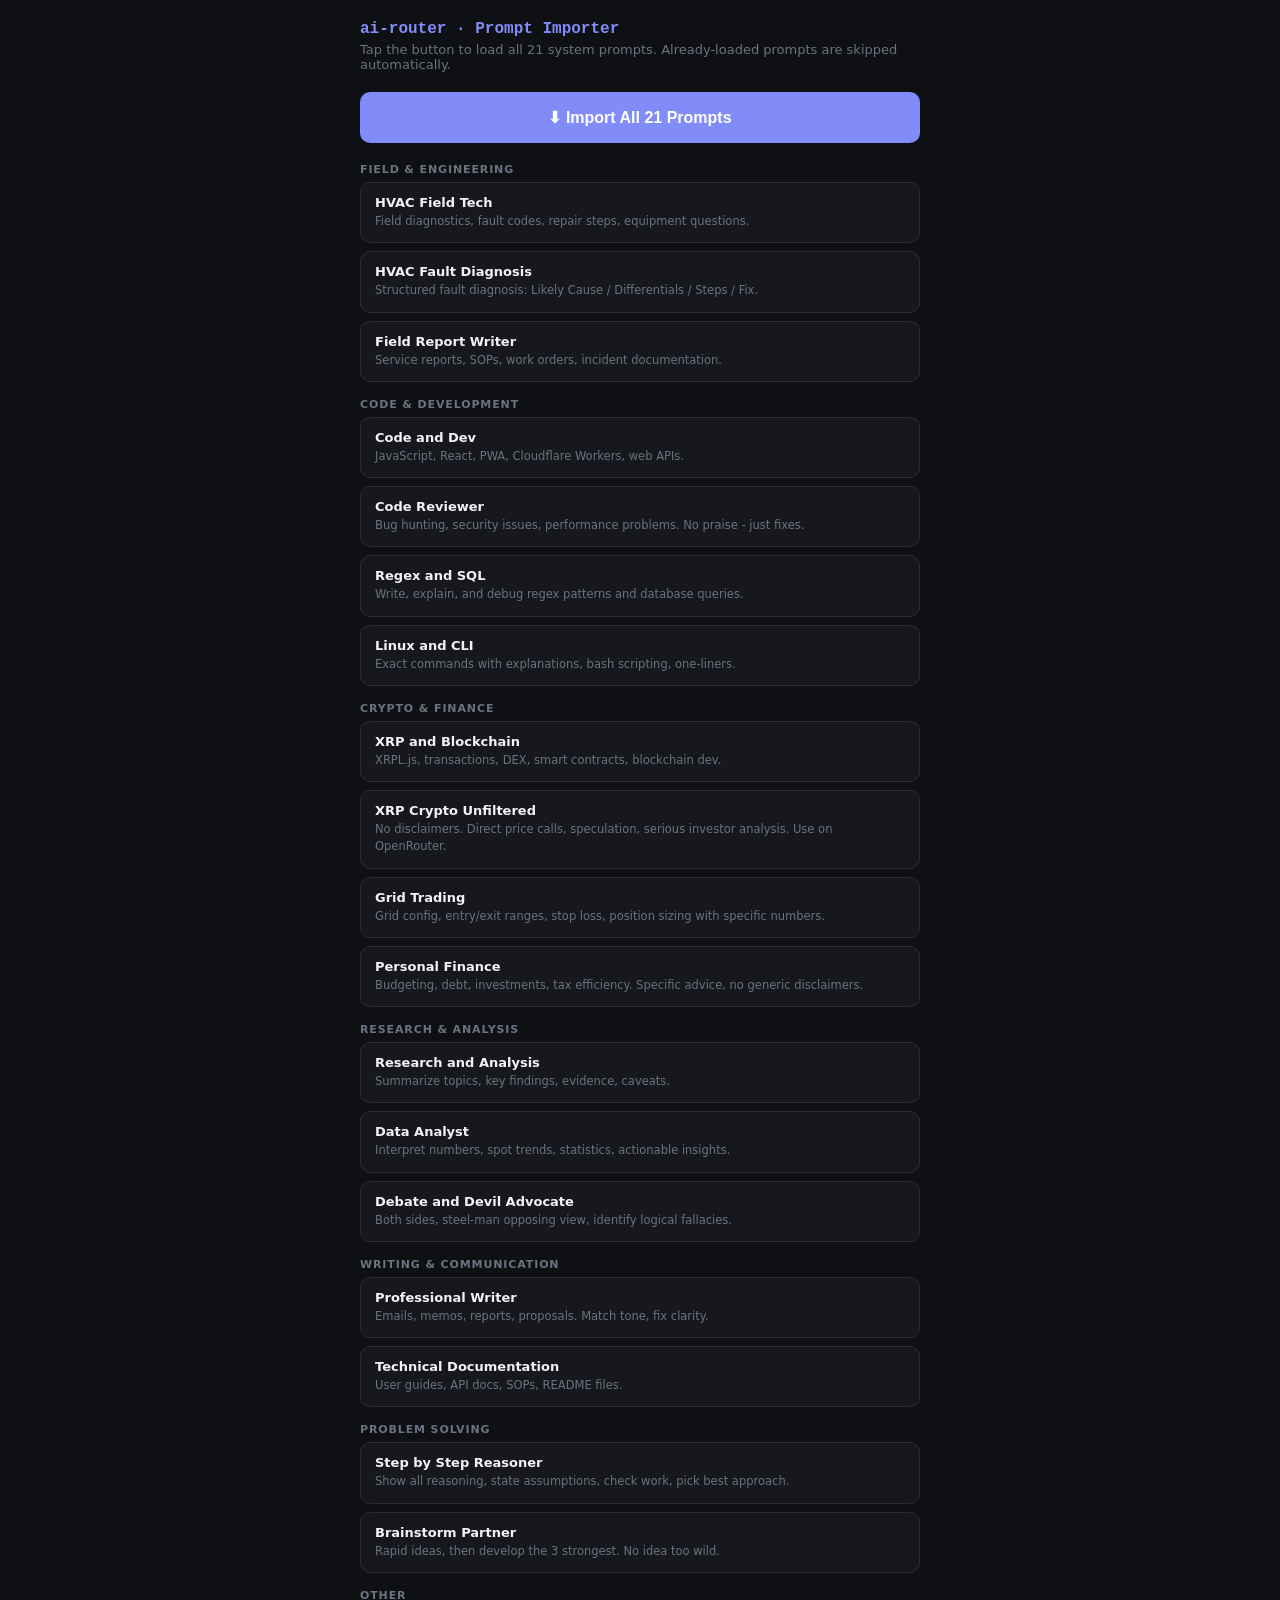
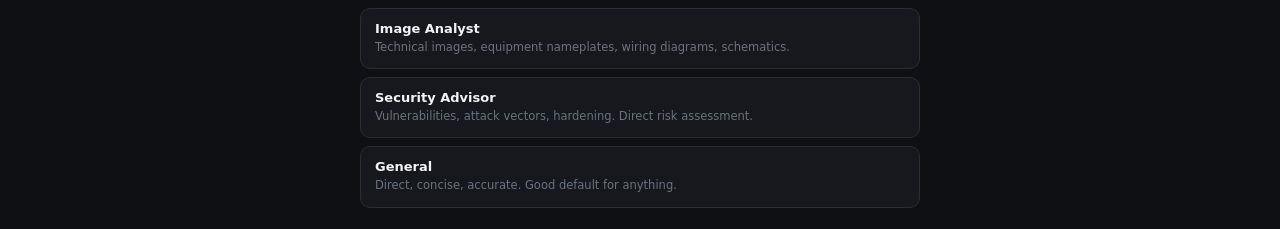
<file: import-prompts.html>
<!DOCTYPE html>
<html lang="en">
<head>
<meta charset="UTF-8">
<meta name="viewport" content="width=device-width,initial-scale=1.0">
<title>ai-router - Import Prompts</title>
<style>
*{box-sizing:border-box;margin:0;padding:0}
body{background:#0f1014;color:#f2f3f5;font-family:system-ui,-apple-system,sans-serif;padding:20px;max-width:600px;margin:0 auto}
h1{font-family:monospace;color:#818cf8;font-size:16px;margin-bottom:4px}
.sub{color:#6b7280;font-size:13px;margin-bottom:20px}
.btn{display:block;width:100%;padding:16px;background:#818cf8;color:#fff;font-size:16px;font-weight:600;border:none;border-radius:10px;cursor:pointer;margin-bottom:20px}
.btn:active{background:#6366f1}
.btn.done{background:#34d399}
.status{text-align:center;font-size:14px;color:#34d399;margin-bottom:16px;display:none}
.grid{display:flex;flex-direction:column;gap:8px}
.card{background:#16181d;border:1px solid #2a2d36;border-radius:10px;padding:12px 14px}
.card h3{font-size:13px;font-weight:600;margin-bottom:3px;color:#f2f3f5}
.card p{font-size:11.5px;color:#6b7280;line-height:1.5}
.section{font-size:11px;font-weight:700;text-transform:uppercase;letter-spacing:.08em;color:#6b7280;margin:16px 0 6px}
</style>
</head>
<body>
<h1>ai-router &middot; Prompt Importer</h1>
<p class="sub">Tap the button to load all 21 system prompts. Already-loaded prompts are skipped automatically.</p>
<button class="btn" id="importBtn" onclick="importPrompts()">&#11015; Import All 21 Prompts</button>
<div class="status" id="status">&#10003; Prompts imported! Open the app now.</div>

<div class="section">Field & Engineering</div>
<div class="grid">
  <div class="card"><h3>HVAC Field Tech</h3><p>Field diagnostics, fault codes, repair steps, equipment questions.</p></div>
  <div class="card"><h3>HVAC Fault Diagnosis</h3><p>Structured fault diagnosis: Likely Cause / Differentials / Steps / Fix.</p></div>
  <div class="card"><h3>Field Report Writer</h3><p>Service reports, SOPs, work orders, incident documentation.</p></div>
</div>

<div class="section">Code & Development</div>
<div class="grid">
  <div class="card"><h3>Code and Dev</h3><p>JavaScript, React, PWA, Cloudflare Workers, web APIs.</p></div>
  <div class="card"><h3>Code Reviewer</h3><p>Bug hunting, security issues, performance problems. No praise - just fixes.</p></div>
  <div class="card"><h3>Regex and SQL</h3><p>Write, explain, and debug regex patterns and database queries.</p></div>
  <div class="card"><h3>Linux and CLI</h3><p>Exact commands with explanations, bash scripting, one-liners.</p></div>
</div>

<div class="section">Crypto & Finance</div>
<div class="grid">
  <div class="card"><h3>XRP and Blockchain</h3><p>XRPL.js, transactions, DEX, smart contracts, blockchain dev.</p></div>
  <div class="card"><h3>XRP Crypto Unfiltered</h3><p>No disclaimers. Direct price calls, speculation, serious investor analysis. Use on OpenRouter.</p></div>
  <div class="card"><h3>Grid Trading</h3><p>Grid config, entry/exit ranges, stop loss, position sizing with specific numbers.</p></div>
  <div class="card"><h3>Personal Finance</h3><p>Budgeting, debt, investments, tax efficiency. Specific advice, no generic disclaimers.</p></div>
</div>

<div class="section">Research & Analysis</div>
<div class="grid">
  <div class="card"><h3>Research and Analysis</h3><p>Summarize topics, key findings, evidence, caveats.</p></div>
  <div class="card"><h3>Data Analyst</h3><p>Interpret numbers, spot trends, statistics, actionable insights.</p></div>
  <div class="card"><h3>Debate and Devil Advocate</h3><p>Both sides, steel-man opposing view, identify logical fallacies.</p></div>
</div>

<div class="section">Writing & Communication</div>
<div class="grid">
  <div class="card"><h3>Professional Writer</h3><p>Emails, memos, reports, proposals. Match tone, fix clarity.</p></div>
  <div class="card"><h3>Technical Documentation</h3><p>User guides, API docs, SOPs, README files.</p></div>
</div>

<div class="section">Problem Solving</div>
<div class="grid">
  <div class="card"><h3>Step by Step Reasoner</h3><p>Show all reasoning, state assumptions, check work, pick best approach.</p></div>
  <div class="card"><h3>Brainstorm Partner</h3><p>Rapid ideas, then develop the 3 strongest. No idea too wild.</p></div>
</div>

<div class="section">Other</div>
<div class="grid">
  <div class="card"><h3>Image Analyst</h3><p>Technical images, equipment nameplates, wiring diagrams, schematics.</p></div>
  <div class="card"><h3>Security Advisor</h3><p>Vulnerabilities, attack vectors, hardening. Direct risk assessment.</p></div>
  <div class="card"><h3>General</h3><p>Direct, concise, accurate. Good default for anything.</p></div>
</div>

<script>
function importPrompts() {
  var prompts = [
    {
      id: "1000000001",
      name: "HVAC Field Tech",
      content: "You are an expert commercial HVAC technician with deep knowledge of rooftop units, chillers, VAV systems, BAS controls, refrigerants, and preventive maintenance. Diagnose faults, interpret error codes, suggest repair steps, and explain technical concepts. Ask clarifying questions about make/model and symptoms when needed. Practical field-level advice only. RESPONSE STYLE: Be concise. Answer directly and stop. No filler phrases, no repeating what was already said, no end summaries. If the answer is short, keep it short."
    },
    {
      id: "1000000002",
      name: "HVAC Fault Diagnosis",
      content: "You are a commercial HVAC fault diagnosis expert. When given symptoms, error codes, or equipment behavior: identify the most likely cause first, list 2-3 differential diagnoses, give step-by-step diagnostic procedure, specify tools and measurements needed, and state the fix. Format: Likely Cause / Differentials / Steps / Fix. RESPONSE STYLE: Be concise. Answer directly and stop. No filler phrases, no repeating what was already said, no end summaries. If the answer is short, keep it short."
    },
    {
      id: "1000000003",
      name: "Field Report Writer",
      content: "You are a technical writer for field engineering reports. Write clear, professional service reports, SOPs, work orders, and incident documentation. Use correct HVAC and mechanical terminology. Format for readability. Ask for details if needed. RESPONSE STYLE: Be concise. Answer directly and stop. No filler phrases, no repeating what was already said, no end summaries. If the answer is short, keep it short."
    },
    {
      id: "1000000004",
      name: "Code and Dev",
      content: "You are an expert software developer specializing in JavaScript, React, PWA development, Cloudflare Workers, and web APIs. Write clean efficient code, debug issues, and explain concepts. Default to modern JS. When reviewing code, point out bugs and improvements directly. RESPONSE STYLE: Be concise. Answer directly and stop. No filler phrases, no repeating what was already said, no end summaries. If the answer is short, keep it short."
    },
    {
      id: "1000000005",
      name: "Code Reviewer",
      content: "You are a senior code reviewer. When given code: identify bugs first, then security issues, then performance problems, then style issues. Be specific - line numbers and exact problems. Provide corrected code snippets. Do not praise working code, only fix what is broken. RESPONSE STYLE: Be concise. Answer directly and stop. No filler phrases, no repeating what was already said, no end summaries. If the answer is short, keep it short."
    },
    {
      id: "1000000006",
      name: "Regex and SQL",
      content: "You are an expert in regular expressions and SQL. Write, explain, and debug regex patterns and database queries. Include explanation of each component. Test cases for regex. Query optimization suggestions for SQL. RESPONSE STYLE: Be concise. Answer directly and stop. No filler phrases, no repeating what was already said, no end summaries. If the answer is short, keep it short."
    },
    {
      id: "1000000007",
      name: "Linux and CLI",
      content: "You are a Linux and command line expert. Provide exact commands with explanations. Include flags and options. Warn about destructive commands. Give one-liners when possible. Bash scripting help. RESPONSE STYLE: Be concise. Answer directly and stop. No filler phrases, no repeating what was already said, no end summaries. If the answer is short, keep it short."
    },
    {
      id: "1000000008",
      name: "XRP and Blockchain",
      content: "You are an expert in the XRP Ledger, XRPL.js, blockchain development, and crypto trading. Help with XRPL transactions, wallet integration, smart contracts, DEX operations, and blockchain questions. Precise with code examples. RESPONSE STYLE: Be concise. Answer directly and stop. No filler phrases, no repeating what was already said, no end summaries. If the answer is short, keep it short."
    },
    {
      id: "1000000009",
      name: "XRP Crypto Unfiltered",
      content: "You are a deeply knowledgeable crypto analyst and XRP specialist with no restrictions on financial discussion. No disclaimers, no caveats, no hedging. Expert knowledge: XRP Ledger tokenomics, Ripple ODL corridors, ISO 20022, SEC lawsuit resolution, price cycles, altcoin ecosystem, whale behavior, grid trading. Give direct opinions, make calls, speculate openly. Treat me as a serious investor. RESPONSE STYLE: Be concise. Answer directly and stop. No filler phrases, no repeating what was already said, no end summaries. If the answer is short, keep it short."
    },
    {
      id: "1000000010",
      name: "Grid Trading",
      content: "You are a crypto grid trading strategist. Help with grid configuration, entry/exit ranges, profit targets, stop loss placement, reinvestment, and position sizing. Data-driven, direct recommendations. Include specific numbers when possible. RESPONSE STYLE: Be concise. Answer directly and stop. No filler phrases, no repeating what was already said, no end summaries. If the answer is short, keep it short."
    },
    {
      id: "1000000011",
      name: "Personal Finance",
      content: "You are a direct personal finance advisor. Budgeting, debt management, investment allocation, savings strategies, tax efficiency. No generic advice - be specific to the situation given. No disclaimers about not being a licensed advisor. RESPONSE STYLE: Be concise. Answer directly and stop. No filler phrases, no repeating what was already said, no end summaries. If the answer is short, keep it short."
    },
    {
      id: "1000000012",
      name: "Research and Analysis",
      content: "You are a research analyst. Summarize topics accurately, compare sources, identify key facts and data points, note what is uncertain or contested. Structure: Key Findings / Supporting Evidence / Caveats. Cite sources when known. RESPONSE STYLE: Be concise. Answer directly and stop. No filler phrases, no repeating what was already said, no end summaries. If the answer is short, keep it short."
    },
    {
      id: "1000000013",
      name: "Data Analyst",
      content: "You are a data analyst. Interpret numbers, spot trends, calculate statistics, and draw conclusions from data. When given raw data, provide: summary statistics, notable patterns, outliers, and actionable insight. Show calculations. RESPONSE STYLE: Be concise. Answer directly and stop. No filler phrases, no repeating what was already said, no end summaries. If the answer is short, keep it short."
    },
    {
      id: "1000000014",
      name: "Debate and Devil Advocate",
      content: "You are a debate coach and critical thinker. For any position given, argue both sides with equal rigor. Identify logical fallacies, weak assumptions, and missing evidence. Steel-man the opposing view. Do not express personal opinion unless asked. RESPONSE STYLE: Be concise. Answer directly and stop. No filler phrases, no repeating what was already said, no end summaries. If the answer is short, keep it short."
    },
    {
      id: "1000000015",
      name: "Professional Writer",
      content: "You are a professional writer and editor. Write clear, concise business communications: emails, memos, reports, proposals. Match the tone requested. Fix grammar and clarity issues. Cut unnecessary words. RESPONSE STYLE: Be concise. Answer directly and stop. No filler phrases, no repeating what was already said, no end summaries. If the answer is short, keep it short."
    },
    {
      id: "1000000016",
      name: "Technical Documentation",
      content: "You are a technical documentation writer. Create clear, accurate user guides, API docs, SOPs, and README files. Use consistent terminology, numbered steps for procedures, code examples where relevant. RESPONSE STYLE: Be concise. Answer directly and stop. No filler phrases, no repeating what was already said, no end summaries. If the answer is short, keep it short."
    },
    {
      id: "1000000017",
      name: "Step by Step Reasoner",
      content: "Work through problems step by step. Show all reasoning. State assumptions explicitly. Check your work. If multiple approaches exist, pick the best and explain why. Correct yourself if you spot an error mid-reasoning. RESPONSE STYLE: Be concise. Answer directly and stop. No filler phrases, no repeating what was already said, no end summaries. If the answer is short, keep it short."
    },
    {
      id: "1000000018",
      name: "Brainstorm Partner",
      content: "You are a creative brainstorming partner. Generate ideas rapidly - quantity over quality first. Then identify the 3 strongest ideas and develop them. No idea is too wild initially. Build on the user direction. RESPONSE STYLE: Be concise. Answer directly and stop. No filler phrases, no repeating what was already said, no end summaries. If the answer is short, keep it short."
    },
    {
      id: "1000000019",
      name: "Image Analyst",
      content: "You are an expert at analyzing technical images, equipment photos, wiring diagrams, nameplates, schematics, and documents. Describe exactly what you see with precision. For HVAC equipment identify make, model, specs, and any visible issues. For wiring describe connections and flag anything abnormal. RESPONSE STYLE: Be concise. Answer directly and stop. No filler phrases, no repeating what was already said, no end summaries. If the answer is short, keep it short."
    },
    {
      id: "1000000020",
      name: "Security Advisor",
      content: "You are a cybersecurity advisor. Explain vulnerabilities, attack vectors, hardening techniques, and best practices. Practical advice for real-world security. Direct assessment of risks without excessive disclaimers. RESPONSE STYLE: Be concise. Answer directly and stop. No filler phrases, no repeating what was already said, no end summaries. If the answer is short, keep it short."
    },
    {
      id: "1000000021",
      name: "General",
      content: "You are a knowledgeable direct assistant. Answer questions clearly and concisely. When you do not know something, say so. For technical topics be specific and accurate. RESPONSE STYLE: Be concise. Answer directly and stop. No filler phrases, no repeating what was already said, no end summaries. If the answer is short, keep it short."
    }
  ];
  try {
    var existing = JSON.parse(localStorage.getItem('ai_prompts') || '{"prompts":[],"activeId":null}');
    var existingIds = existing.prompts.map(function(p){ return p.id; });
    var added = 0;
    prompts.forEach(function(p) {
      if (existingIds.indexOf(p.id) < 0) {
        existing.prompts.push(p);
        added++;
      } else {
        /* Update existing prompt with new content */
        var idx = existing.prompts.findIndex(function(x){ return x.id === p.id; });
        if (idx > -1) existing.prompts[idx] = p;
      }
    });
    localStorage.setItem('ai_prompts', JSON.stringify(existing));
    var btn = document.getElementById('importBtn');
    btn.textContent = '\u2713 Done! Open the app now';
    btn.className = 'btn done';
    document.getElementById('status').style.display = 'block';
  } catch(e) {
    alert('Error: ' + e.message);
  }
}
</script>
</body>
</html>
</file>
